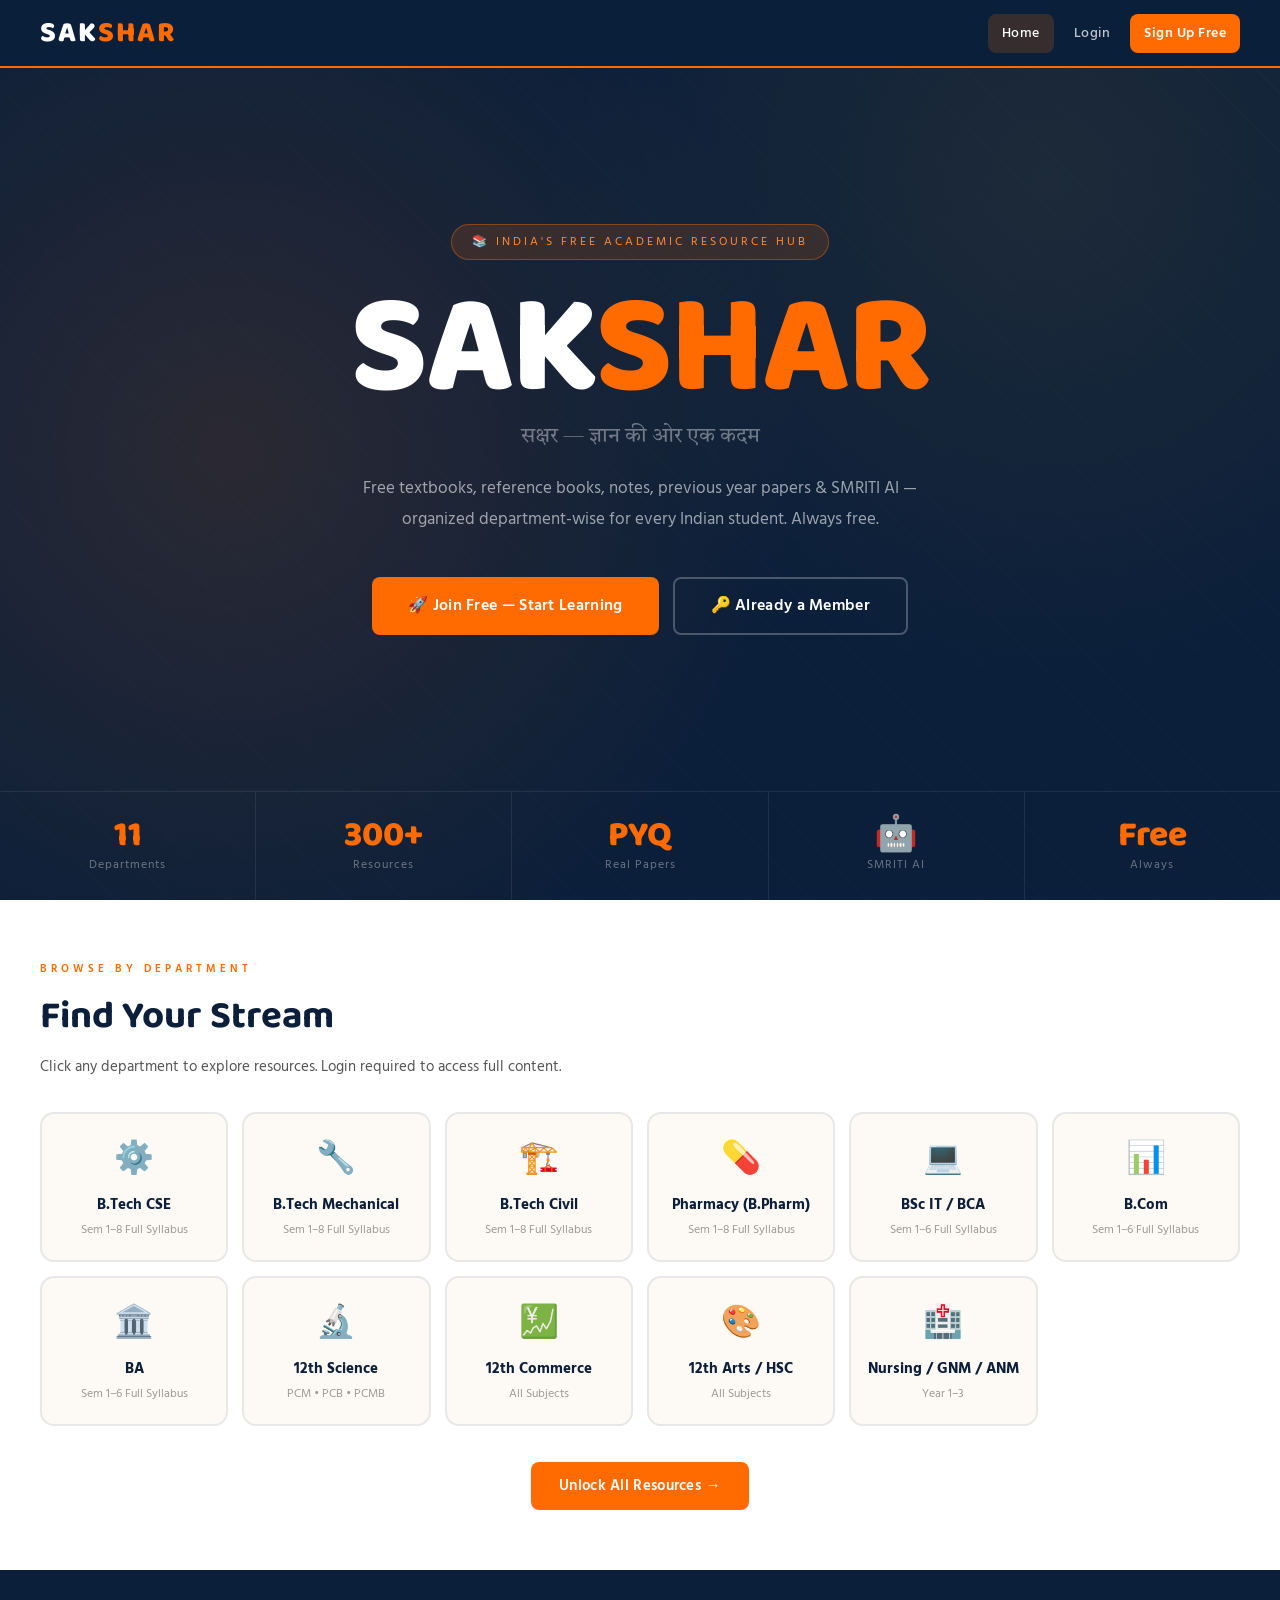
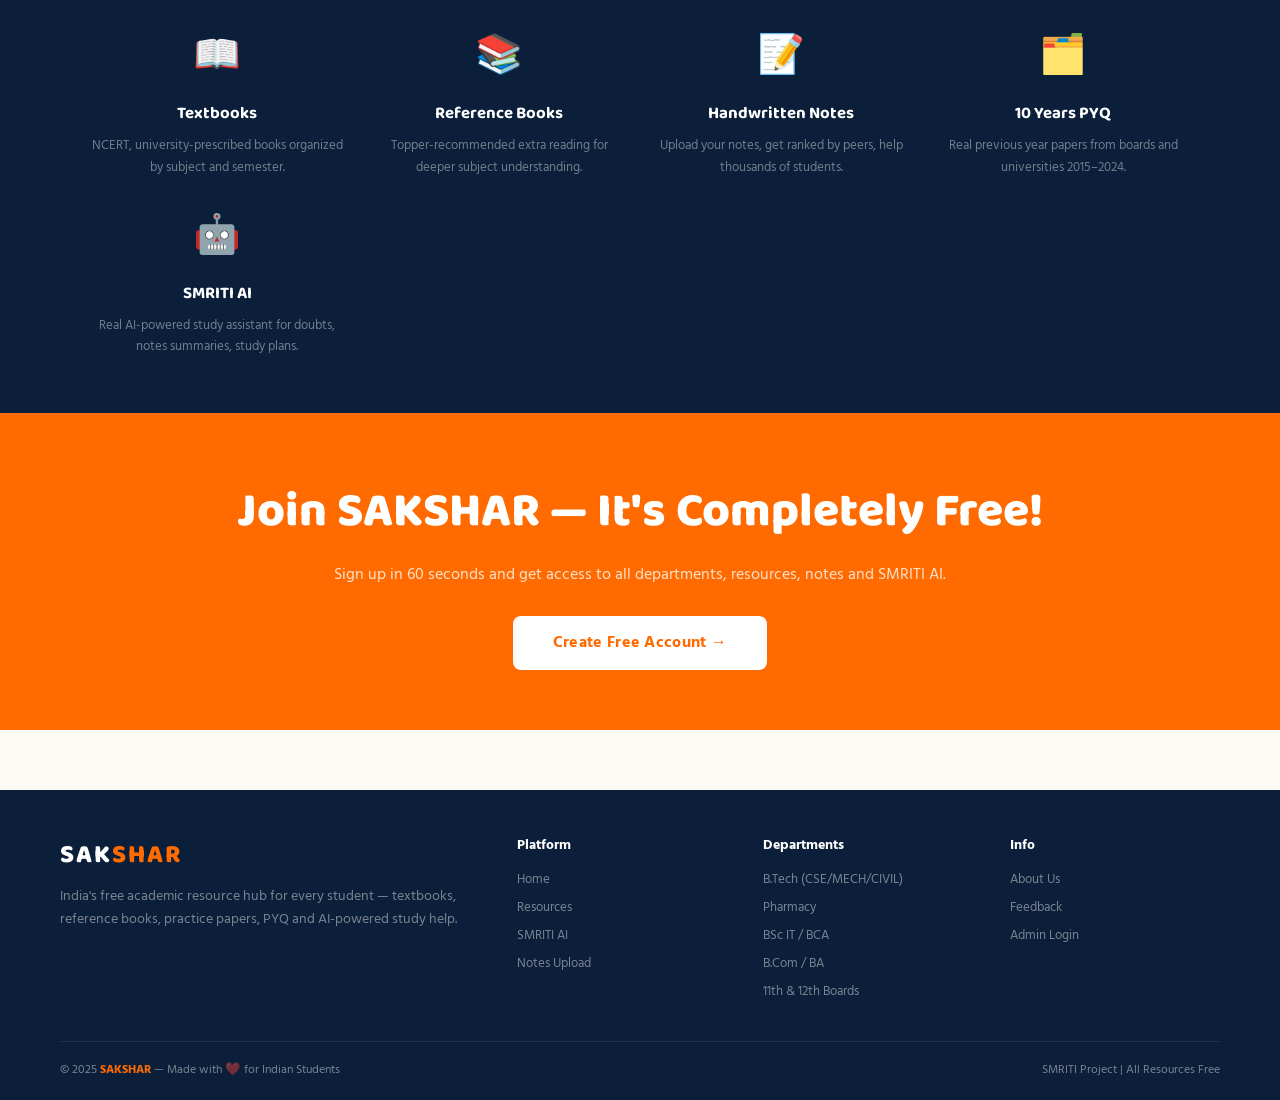
<file: index.html>
<!DOCTYPE html>
<html lang="en">
<head>
<meta charset="UTF-8"><meta name="viewport" content="width=device-width,initial-scale=1.0">
<title>SAKSHAR — India's Free Academic Resource Hub</title>
<link rel="stylesheet" href="shared.css">
<style>
.hero{min-height:100vh;background:var(--navy);display:flex;flex-direction:column;position:relative;overflow:hidden;padding-top:68px}
.hero-bg{position:absolute;inset:0;background:radial-gradient(circle at 18% 50%,rgba(255,107,0,0.13) 0%,transparent 50%),radial-gradient(circle at 82% 20%,rgba(245,166,35,0.08) 0%,transparent 40%),repeating-linear-gradient(45deg,transparent,transparent 40px,rgba(255,255,255,0.015) 40px,rgba(255,255,255,0.015) 41px)}
.hero-center{flex:1;display:flex;align-items:center;justify-content:center;flex-direction:column;text-align:center;padding:60px 40px;position:relative;z-index:2}
.hero-badge{display:inline-flex;align-items:center;gap:8px;background:rgba(255,107,0,0.15);border:1px solid rgba(255,107,0,0.4);color:#FF8C35;font-size:0.75rem;letter-spacing:3px;text-transform:uppercase;padding:7px 20px;border-radius:30px;margin-bottom:26px;animation:fadeDown 0.6s ease both}
.hero-title{font-family:'Baloo 2',cursive;font-size:clamp(4.5rem,11vw,9rem);font-weight:800;color:white;line-height:0.9;letter-spacing:-3px;margin-bottom:10px;animation:fadeDown 0.6s 0.1s ease both}
.hero-title .accent{color:var(--saffron)}
.hero-hindi{font-family:'Tiro Devanagari Hindi',serif;font-size:1.3rem;color:rgba(255,255,255,0.4);margin-bottom:22px;animation:fadeDown 0.6s 0.2s ease both}
.hero-sub{font-size:1.08rem;color:rgba(255,255,255,0.58);max-width:560px;line-height:1.8;margin-bottom:42px;animation:fadeDown 0.6s 0.3s ease both}
.hero-cta{display:flex;gap:14px;flex-wrap:wrap;justify-content:center;animation:fadeDown 0.6s 0.4s ease both}
.hero-stats{display:flex;border-top:1px solid rgba(255,255,255,0.08);animation:fadeDown 0.6s 0.5s ease both}
.hs{flex:1;text-align:center;padding:26px 16px;border-right:1px solid rgba(255,255,255,0.08)}
.hs:last-child{border-right:none}
.hs-num{font-family:'Baloo 2',cursive;font-size:2.2rem;font-weight:800;color:var(--saffron);line-height:1}
.hs-label{font-size:0.72rem;color:rgba(255,255,255,0.38);letter-spacing:1px;margin-top:3px}
.dept-grid{display:grid;grid-template-columns:repeat(auto-fill,minmax(185px,1fr));gap:14px;margin-top:32px}
.dept-chip{background:var(--cream);border:2px solid var(--gray-200);border-radius:var(--radius);padding:20px 16px;text-align:center;cursor:pointer;transition:all 0.25s;text-decoration:none;display:block}
.dept-chip:hover{border-color:var(--saffron);background:var(--saffron-pale);transform:translateY(-3px);box-shadow:var(--shadow)}
.dept-icon{font-size:2rem;margin-bottom:8px;display:block}
.dept-name{font-weight:700;font-size:0.92rem;color:var(--navy)}
.dept-sub{font-size:0.75rem;color:var(--gray-400);margin-top:3px}
.feature-strip{background:var(--navy);padding:56px 40px}
.features{max-width:1100px;margin:0 auto;display:grid;grid-template-columns:repeat(auto-fill,minmax(200px,1fr));gap:28px}
.feat{text-align:center;color:white}
.feat-icon{font-size:2.4rem;margin-bottom:12px}
.feat-title{font-family:'Baloo 2',cursive;font-size:1.05rem;font-weight:700;margin-bottom:8px}
.feat-desc{font-size:0.83rem;color:rgba(255,255,255,0.42);line-height:1.6}
.cta-strip{background:var(--saffron);padding:60px 40px;text-align:center}
@keyframes fadeDown{from{opacity:0;transform:translateY(-18px)}to{opacity:1;transform:translateY(0)}}
</style>
</head>
<body>
<nav class="navbar">
  <a href="index.html" class="nav-logo">SAK<span>SHAR</span></a>
  <div id="main-nav-links" class="nav-links"></div>
</nav>

<section class="hero">
  <div class="hero-bg"></div>
  <div class="hero-center">
    <div class="hero-badge">📚 India's Free Academic Resource Hub</div>
    <h1 class="hero-title">SAK<span class="accent">SHAR</span></h1>
    <div class="hero-hindi">सक्षर — ज्ञान की ओर एक कदम</div>
    <p class="hero-sub">Free textbooks, reference books, notes, previous year papers & SMRITI AI — organized department-wise for every Indian student. Always free.</p>
    <div class="hero-cta">
      <a href="signup.html" class="btn btn-saffron" style="font-size:1rem;padding:14px 36px">🚀 Join Free — Start Learning</a>
      <a href="login.html" class="btn btn-outline" style="font-size:1rem;padding:14px 36px;border-color:rgba(255,255,255,0.25);color:white">🔑 Already a Member</a>
    </div>
  </div>
  <div class="hero-stats">
    <div class="hs"><div class="hs-num">11</div><div class="hs-label">Departments</div></div>
    <div class="hs"><div class="hs-num">300+</div><div class="hs-label">Resources</div></div>
    <div class="hs"><div class="hs-num">PYQ</div><div class="hs-label">Real Papers</div></div>
    <div class="hs"><div class="hs-num">🤖</div><div class="hs-label">SMRITI AI</div></div>
    <div class="hs"><div class="hs-num">Free</div><div class="hs-label">Always</div></div>
  </div>
</section>

<section style="background:white;padding:60px 40px">
  <div style="max-width:1200px;margin:0 auto">
    <div class="section-tag reveal">Browse by Department</div>
    <h2 class="section-heading reveal">Find Your Stream</h2>
    <p class="section-sub reveal">Click any department to explore resources. Login required to access full content.</p>
    <div class="dept-grid">
      <a href="signup.html" class="dept-chip reveal"><span class="dept-icon">⚙️</span><div class="dept-name">B.Tech CSE</div><div class="dept-sub">Sem 1–8 Full Syllabus</div></a>
      <a href="signup.html" class="dept-chip reveal"><span class="dept-icon">🔧</span><div class="dept-name">B.Tech Mechanical</div><div class="dept-sub">Sem 1–8 Full Syllabus</div></a>
      <a href="signup.html" class="dept-chip reveal"><span class="dept-icon">🏗️</span><div class="dept-name">B.Tech Civil</div><div class="dept-sub">Sem 1–8 Full Syllabus</div></a>
      <a href="signup.html" class="dept-chip reveal"><span class="dept-icon">💊</span><div class="dept-name">Pharmacy (B.Pharm)</div><div class="dept-sub">Sem 1–8 Full Syllabus</div></a>
      <a href="signup.html" class="dept-chip reveal"><span class="dept-icon">💻</span><div class="dept-name">BSc IT / BCA</div><div class="dept-sub">Sem 1–6 Full Syllabus</div></a>
      <a href="signup.html" class="dept-chip reveal"><span class="dept-icon">📊</span><div class="dept-name">B.Com</div><div class="dept-sub">Sem 1–6 Full Syllabus</div></a>
      <a href="signup.html" class="dept-chip reveal"><span class="dept-icon">🏛️</span><div class="dept-name">BA</div><div class="dept-sub">Sem 1–6 Full Syllabus</div></a>
      <a href="signup.html" class="dept-chip reveal"><span class="dept-icon">🔬</span><div class="dept-name">12th Science</div><div class="dept-sub">PCM • PCB • PCMB</div></a>
      <a href="signup.html" class="dept-chip reveal"><span class="dept-icon">💹</span><div class="dept-name">12th Commerce</div><div class="dept-sub">All Subjects</div></a>
      <a href="signup.html" class="dept-chip reveal"><span class="dept-icon">🎨</span><div class="dept-name">12th Arts / HSC</div><div class="dept-sub">All Subjects</div></a>
      <a href="signup.html" class="dept-chip reveal"><span class="dept-icon">🏥</span><div class="dept-name">Nursing / GNM / ANM</div><div class="dept-sub">Year 1–3</div></a>
    </div>
    <div style="text-align:center;margin-top:36px">
      <a href="signup.html" class="btn btn-saffron">Unlock All Resources →</a>
    </div>
  </div>
</section>

<div class="feature-strip">
  <div class="features">
    <div class="feat reveal"><div class="feat-icon">📖</div><div class="feat-title">Textbooks</div><div class="feat-desc">NCERT, university-prescribed books organized by subject and semester.</div></div>
    <div class="feat reveal"><div class="feat-icon">📚</div><div class="feat-title">Reference Books</div><div class="feat-desc">Topper-recommended extra reading for deeper subject understanding.</div></div>
    <div class="feat reveal"><div class="feat-icon">📝</div><div class="feat-title">Handwritten Notes</div><div class="feat-desc">Upload your notes, get ranked by peers, help thousands of students.</div></div>
    <div class="feat reveal"><div class="feat-icon">🗂️</div><div class="feat-title">10 Years PYQ</div><div class="feat-desc">Real previous year papers from boards and universities 2015–2024.</div></div>
    <div class="feat reveal"><div class="feat-icon">🤖</div><div class="feat-title">SMRITI AI</div><div class="feat-desc">Real AI-powered study assistant for doubts, notes summaries, study plans.</div></div>
  </div>
</div>

<div class="cta-strip">
  <h2 style="font-family:'Baloo 2',cursive;font-size:clamp(1.8rem,4vw,3rem);font-weight:800;color:white;margin-bottom:12px">Join SAKSHAR — It's Completely Free!</h2>
  <p style="color:rgba(255,255,255,0.8);margin-bottom:28px;font-size:1rem">Sign up in 60 seconds and get access to all departments, resources, notes and SMRITI AI.</p>
  <a href="signup.html" class="btn" style="background:white;color:var(--saffron);font-size:1rem;padding:14px 40px;font-weight:700">Create Free Account →</a>
</div>

<footer class="main-footer"><div id="main-footer"></div></footer>
<script src="shared.js"></script>
<script>
renderNav('home');
renderFooter();
initReveal();
</script>
</body>
</html>
</file>
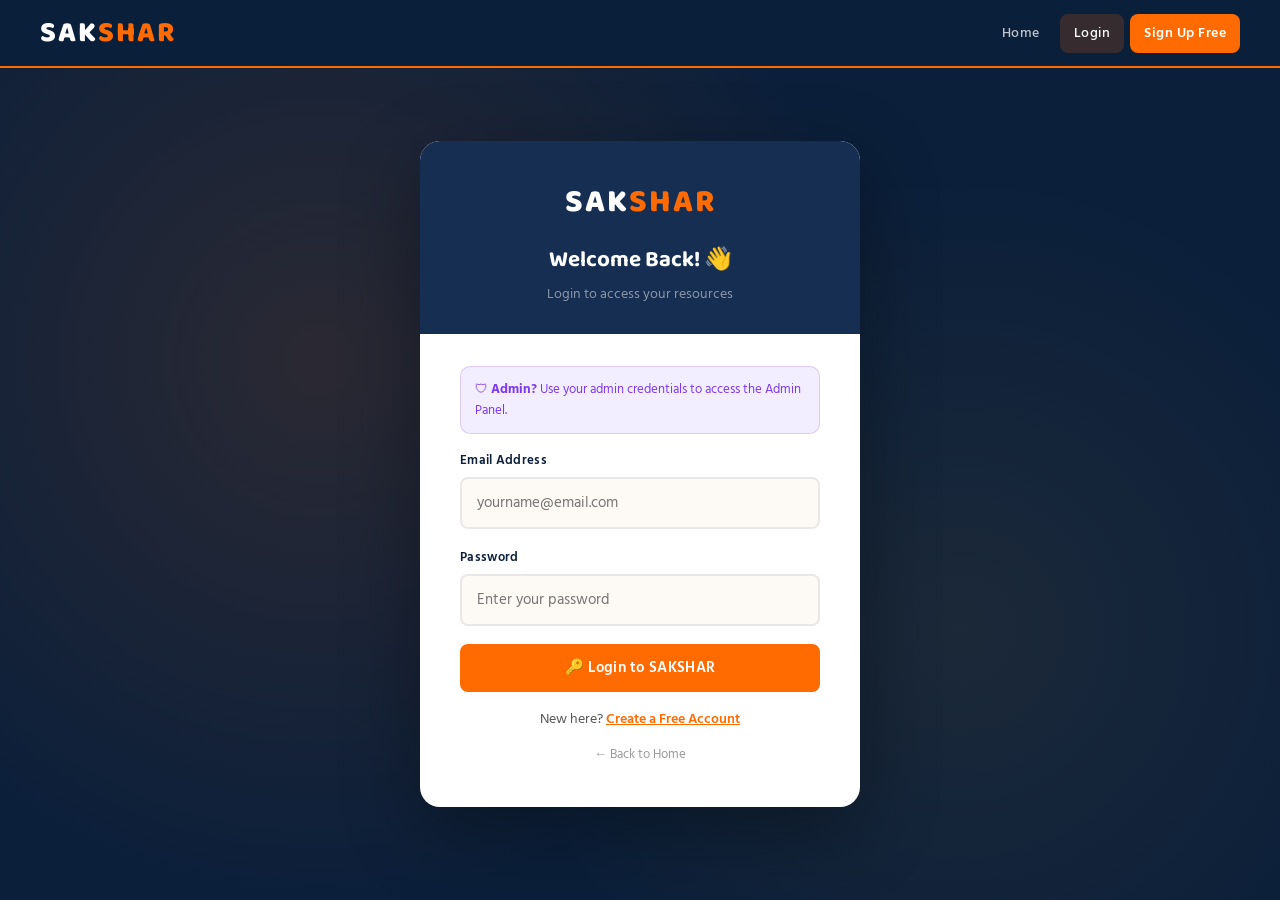
<file: admin.html>
<!DOCTYPE html>
<html lang="en">
<head>
<meta charset="UTF-8"><meta name="viewport" content="width=device-width,initial-scale=1.0">
<title>Admin Panel — SAKSHAR</title>
<link rel="stylesheet" href="shared.css">
<style>
.admin-layout{display:flex;min-height:calc(100vh - 68px)}
.admin-sidebar{width:220px;flex-shrink:0;background:var(--navy);padding:24px 0}
.admin-menu-title{font-size:0.65rem;letter-spacing:3px;text-transform:uppercase;color:rgba(255,255,255,0.3);padding:8px 20px;font-weight:700}
.admin-menu-btn{width:100%;text-align:left;padding:12px 20px;border:none;background:none;color:rgba(255,255,255,0.6);font-family:'Hind',sans-serif;font-size:0.88rem;cursor:pointer;transition:all 0.15s;display:flex;align-items:center;gap:10px;border-left:3px solid transparent}
.admin-menu-btn:hover,.admin-menu-btn.active{background:rgba(255,107,0,0.15);color:white;border-left-color:var(--saffron)}
.admin-main{flex:1;background:var(--gray-100);padding:32px;overflow-y:auto}
.admin-section{display:none}
.admin-section.active{display:block}
.admin-card{background:white;border-radius:var(--radius);padding:24px;box-shadow:var(--shadow);margin-bottom:20px}
.admin-stat-grid{display:grid;grid-template-columns:repeat(4,1fr);gap:16px;margin-bottom:24px}
.admin-stat{background:white;border-radius:var(--radius);padding:20px;text-align:center;box-shadow:var(--shadow)}
.ast-num{font-family:'Baloo 2',cursive;font-size:2.2rem;font-weight:800;color:var(--saffron);line-height:1}
.ast-label{font-size:0.78rem;color:var(--gray-400);margin-top:4px}
.data-table{width:100%;border-collapse:collapse;font-size:0.85rem}
.data-table th{background:var(--navy);color:rgba(255,255,255,0.7);padding:10px 12px;text-align:left;font-size:0.75rem;letter-spacing:1px;text-transform:uppercase;white-space:nowrap}
.data-table td{padding:11px 12px;border-bottom:1px solid var(--gray-100);vertical-align:middle}
.data-table tr:hover td{background:var(--saffron-pale)}
.data-table tr:last-child td{border-bottom:none}
.user-chip{display:inline-flex;align-items:center;gap:8px}
.user-chip-av{width:30px;height:30px;border-radius:50%;display:flex;align-items:center;justify-content:center;color:white;font-weight:800;font-size:0.82rem;font-family:'Baloo 2',cursive;flex-shrink:0}
.status-badge{font-size:0.7rem;padding:3px 8px;border-radius:12px;font-weight:700}
.status-verified{background:#EDFAF2;color:#059669}
.status-pending{background:#FFF3E8;color:#D97706}
.search-filters{display:flex;gap:12px;margin-bottom:20px;flex-wrap:wrap}
.admin-table-wrap{overflow-x:auto;border-radius:10px;border:1px solid var(--gray-200)}
.view-btn{padding:5px 12px;border-radius:6px;font-size:0.75rem;font-weight:600;border:none;cursor:pointer;font-family:'Hind',sans-serif;transition:all 0.15s}
.view-btn.blue{background:#EBF3FF;color:#2563EB}
.view-btn.blue:hover{background:#2563EB;color:white}
.view-btn.red{background:#FFEEEE;color:#DC2626}
.view-btn.red:hover{background:#DC2626;color:white}
.feedback-card{background:white;border-radius:12px;padding:18px;border:1.5px solid var(--gray-200);margin-bottom:12px}
.fb-header{display:flex;align-items:center;gap:12px;margin-bottom:10px}
.fb-stars{color:#F5A623;font-size:1rem}
.fb-body{font-size:0.88rem;color:var(--gray-600);line-height:1.6}
.export-btn{margin-left:auto}
@media(max-width:900px){.admin-layout{flex-direction:column}.admin-sidebar{width:100%;padding:12px 0;display:flex;overflow-x:auto}.admin-stat-grid{grid-template-columns:repeat(2,1fr)}}
</style>
</head>
<body>
<nav class="navbar">
  <a href="index.html" class="nav-logo">SAK<span>SHAR</span></a>
  <div id="main-nav-links" class="nav-links"></div>
</nav>
<div class="page-wrap">
  <div class="page-band" data-bg="ADMIN" style="background:linear-gradient(135deg,#1a0533,#2d1b69)">
    <div class="page-band-title">🛡 Admin Control Panel</div>
    <div class="page-band-sub">Manage students, resources, notes, and platform data</div>
  </div>

  <div class="admin-layout">

    <div class="admin-sidebar">
      <div class="admin-menu-title">Navigation</div>
      <button class="admin-menu-btn active" onclick="adminTab('overview',this)">📊 Overview</button>
      <button class="admin-menu-btn" onclick="adminTab('students',this)">👨‍🎓 All Students</button>
      <button class="admin-menu-btn" onclick="adminTab('pending',this)">⏳ Pending Verifications</button>
      <button class="admin-menu-btn" onclick="adminTab('notes',this)">📝 Uploaded Notes</button>
      <button class="admin-menu-btn" onclick="adminTab('feedback',this)">💬 Feedback</button>
      <div style="margin-top:24px">
        <div class="admin-menu-title">Admin Info</div>
        <div style="padding:12px 20px;font-size:0.8rem;color:rgba(255,255,255,0.35);line-height:1.7">
          Logged in as:<br><span style="color:white;font-weight:600">Admin SAKSHAR</span><br>
          <span style="font-size:0.72rem">admin@sakshar.edu</span>
        </div>
      </div>
    </div>

  
    <div class="admin-main">

      <div class="admin-section active" id="sec-overview">
        <h2 style="font-family:'Baloo 2',cursive;font-size:1.6rem;font-weight:800;color:var(--navy);margin-bottom:20px">Platform Overview</h2>
        <div class="admin-stat-grid">
          <div class="admin-stat"><div class="ast-num" id="stat-total">0</div><div class="ast-label">Total Students</div></div>
          <div class="admin-stat"><div class="ast-num" id="stat-verified">0</div><div class="ast-label">Email Verified</div></div>
          <div class="admin-stat"><div class="ast-num" id="stat-notes">0</div><div class="ast-label">Notes Uploaded</div></div>
          <div class="admin-stat"><div class="ast-num" id="stat-depts">11</div><div class="ast-label">Departments</div></div>
        </div>
        <div class="admin-card">
          <h3 style="font-family:'Baloo 2',cursive;font-size:1.2rem;font-weight:700;color:var(--navy);margin-bottom:16px">Department Distribution</h3>
          <div id="dept-dist"></div>
        </div>
        <div class="admin-card">
          <h3 style="font-family:'Baloo 2',cursive;font-size:1.2rem;font-weight:700;color:var(--navy);margin-bottom:16px">Recent Registrations</h3>
          <div id="recent-regs"></div>
        </div>
      </div>

   
      <div class="admin-section" id="sec-students">
        <div style="display:flex;align-items:center;margin-bottom:20px">
          <h2 style="font-family:'Baloo 2',cursive;font-size:1.6rem;font-weight:800;color:var(--navy)">All Registered Students</h2>
          <button class="btn btn-saffron export-btn" style="font-size:0.82rem;padding:8px 18px" onclick="exportCSV()">📥 Export CSV</button>
        </div>
        <div class="search-filters">
          <input type="text" class="form-input" id="admin-search" placeholder="🔍 Search by name, email, college..." style="max-width:280px" oninput="renderStudentTable()">
          <select class="form-select" id="admin-filter-dept" style="width:180px" onchange="renderStudentTable()">
            <option value="">All Departments</option>
          </select>
          <select class="form-select" id="admin-filter-state" style="width:160px" onchange="renderStudentTable()">
            <option value="">All States</option>
          </select>
        </div>
        <div class="admin-table-wrap">
          <table class="data-table" id="student-table">
            <thead>
              <tr>
                <th>#</th><th>Student</th><th>Email</th><th>Mobile</th>
                <th>Department</th><th>College</th><th>UID/Roll No</th>
                <th>State</th><th>Year</th><th>Joined</th><th>ID Card</th><th>Action</th>
              </tr>
            </thead>
            <tbody id="student-tbody"></tbody>
          </table>
        </div>
      </div>

  
      <div class="admin-section" id="sec-pending">
        <h2 style="font-family:'Baloo 2',cursive;font-size:1.6rem;font-weight:800;color:var(--navy);margin-bottom:20px">Pending Verifications</h2>
        <div id="pending-list"></div>
      </div>

      <div class="admin-section" id="sec-notes">
        <h2 style="font-family:'Baloo 2',cursive;font-size:1.6rem;font-weight:800;color:var(--navy);margin-bottom:20px">All Uploaded Notes</h2>
        <div class="admin-table-wrap">
          <table class="data-table">
            <thead><tr><th>#</th><th>Title</th><th>Author</th><th>Department</th><th>Type</th><th>Rating</th><th>Downloads</th><th>Action</th></tr></thead>
            <tbody id="notes-tbody"></tbody>
          </table>
        </div>
      </div>

      <div class="admin-section" id="sec-feedback">
        <h2 style="font-family:'Baloo 2',cursive;font-size:1.6rem;font-weight:800;color:var(--navy);margin-bottom:20px">Student Feedback</h2>
        <div id="feedback-list"></div>
      </div>
    </div>
  </div>
</div>

<div class="modal-overlay" id="sakshar-modal" onclick="if(event.target===this)closeModal()">
  <div class="modal-box" style="max-width:600px">
    <div class="modal-header"><div class="modal-title" id="modal-title">Student Details</div><button class="modal-close" onclick="closeModal()">✕</button></div>
    <div class="modal-body" id="modal-body"></div>
    <div class="modal-footer"><button class="btn btn-saffron" onclick="closeModal()">Close</button></div>
  </div>
</div>

<script src="shared.js"></script>
<script>
if(!requireAdmin()){}
renderNav('admin');

const AVATAR_COLORS=['#FF6B00','#2563EB','#059669','#7C3AED','#DB2777','#0891B2','#65A30D','#D97706'];

function adminTab(sec,btn){
  document.querySelectorAll('.admin-menu-btn').forEach(b=>b.classList.remove('active'));
  document.querySelectorAll('.admin-section').forEach(s=>s.classList.remove('active'));
  btn.classList.add('active');
  document.getElementById('sec-'+sec).classList.add('active');
  if(sec==='overview')renderOverview();
  if(sec==='students')renderStudentTable();
  if(sec==='pending')renderPending();
  if(sec==='notes')renderAdminNotes();
  if(sec==='feedback')renderFeedback();
}

function getStudents(){return getUsers().filter(u=>u.email!==ADMIN_EMAIL);}

function renderOverview(){
  const students=getStudents();
  const notes=JSON.parse(localStorage.getItem('sakshar_notes')||'[]');
  document.getElementById('stat-total').textContent=students.length;
  document.getElementById('stat-verified').textContent=students.filter(s=>s.emailVerified).length;
  document.getElementById('stat-notes').textContent=notes.length;

  const deptCount={};
  students.forEach(s=>{deptCount[s.dept]=(deptCount[s.dept]||0)+1;});
  const el=document.getElementById('dept-dist');
  if(!Object.keys(deptCount).length){el.innerHTML='<p style="color:var(--gray-400)">No students registered yet.</p>';return;}
  el.innerHTML=Object.entries(deptCount).sort((a,b)=>b[1]-a[1]).map(([id,count])=>{
    const dept=DEPT_LIST.find(d=>d.id===id);
    const pct=Math.round(count/students.length*100);
    return`<div style="display:flex;align-items:center;gap:12px;margin-bottom:10px">
      <div style="width:120px;font-size:0.82rem;color:var(--navy);font-weight:600;flex-shrink:0">${dept?dept.icon+' '+dept.label:id}</div>
      <div style="flex:1;height:10px;background:var(--gray-100);border-radius:5px;overflow:hidden">
        <div style="height:100%;background:var(--saffron);border-radius:5px;width:${pct}%;transition:width 0.8s"></div>
      </div>
      <div style="font-size:0.8rem;font-weight:700;color:var(--navy);width:40px;text-align:right">${count}</div>
    </div>`;
  }).join('');

  const recent=students.slice(-5).reverse();
  document.getElementById('recent-regs').innerHTML=recent.length?recent.map(s=>`
    <div style="display:flex;align-items:center;gap:12px;padding:10px 0;border-bottom:1px solid var(--gray-100)">
      <div style="width:36px;height:36px;border-radius:50%;background:${AVATAR_COLORS[Math.abs(s.fname.charCodeAt(0))%AVATAR_COLORS.length]};display:flex;align-items:center;justify-content:center;color:white;font-weight:800;font-family:'Baloo 2',cursive;font-size:0.9rem">${s.fname[0]}</div>
      <div style="flex:1">
        <div style="font-weight:700;font-size:0.9rem;color:var(--navy)">${s.fname} ${s.lname}</div>
        <div style="font-size:0.75rem;color:var(--gray-400)">${s.college||'College not provided'} • ${s.state||''}</div>
      </div>
      <div style="font-size:0.75rem;color:var(--gray-400)">${s.joinDate||'Recently'}</div>
    </div>`).join('')
    :'<p style="color:var(--gray-400)">No students yet.</p>';
}

function populateFilters(){
  const deptEl=document.getElementById('admin-filter-dept');
  if(deptEl&&deptEl.options.length===1){
    DEPT_LIST.forEach(d=>{const o=document.createElement('option');o.value=d.id;o.textContent=d.label;deptEl.appendChild(o);});
  }
  const stateEl=document.getElementById('admin-filter-state');
  if(stateEl&&stateEl.options.length===1){
    const students=getStudents();
    const states=[...new Set(students.map(s=>s.state).filter(Boolean))];
    states.forEach(st=>{const o=document.createElement('option');o.value=st;o.textContent=st;stateEl.appendChild(o);});
  }
}

function renderStudentTable(){
  populateFilters();
  const students=getStudents();
  const search=(document.getElementById('admin-search')?.value||'').toLowerCase();
  const deptF=document.getElementById('admin-filter-dept')?.value||'';
  const stateF=document.getElementById('admin-filter-state')?.value||'';

  let filtered=students;
  if(search)filtered=filtered.filter(s=>(s.fname+' '+s.lname+' '+s.email+' '+s.college+' '+s.uid).toLowerCase().includes(search));
  if(deptF)filtered=filtered.filter(s=>s.dept===deptF);
  if(stateF)filtered=filtered.filter(s=>s.state===stateF);

  const tbody=document.getElementById('student-tbody');
  if(!filtered.length){tbody.innerHTML='<tr><td colspan="12" style="text-align:center;padding:24px;color:var(--gray-400)">No students found.</td></tr>';return;}
  tbody.innerHTML=filtered.map((s,i)=>{
    const dept=DEPT_LIST.find(d=>d.id===s.dept);
    const color=AVATAR_COLORS[Math.abs((s.fname||'S').charCodeAt(0))%AVATAR_COLORS.length];
    return`<tr>
      <td style="color:var(--gray-400);font-size:0.8rem">${i+1}</td>
      <td><div class="user-chip">
        <div class="user-chip-av" style="background:${color}">${(s.fname||'?')[0]}</div>
        <div><div style="font-weight:700;font-size:0.88rem">${s.fname||''} ${s.lname||''}</div>
        <span class="status-badge ${s.emailVerified?'status-verified':'status-pending'}">${s.emailVerified?'✓ Verified':'Pending'}</span></div>
      </div></td>
      <td style="font-size:0.82rem">${s.email||'—'}</td>
      <td style="font-size:0.82rem">${s.mobile||'—'}</td>
      <td><span class="tag tag-blue" style="font-size:0.72rem">${dept?dept.icon+' '+dept.label:s.dept||'—'}</span></td>
      <td style="font-size:0.82rem;max-width:160px;overflow:hidden;text-overflow:ellipsis;white-space:nowrap">${s.college||'—'}</td>
      <td style="font-size:0.82rem">${s.uid||'—'}</td>
      <td style="font-size:0.82rem">${s.state||'—'}</td>
      <td style="font-size:0.82rem">${s.year||'—'}</td>
      <td style="font-size:0.78rem;color:var(--gray-400)">${s.joinDate||'—'}</td>
      <td>${s.idCard&&s.idCard!=='(Not uploaded)'?`<button class="view-btn blue" onclick="viewIDCard(${JSON.stringify(s).replace(/"/g,'&quot;')})">View ID</button>`:'<span style="font-size:0.75rem;color:var(--gray-400)">Not uploaded</span>'}</td>
      <td><button class="view-btn blue" onclick="viewStudent(${JSON.stringify(s).replace(/"/g,'&quot;')})">Details</button></td>
    </tr>`;
  }).join('');
}

function viewStudent(s){
  const dept=DEPT_LIST.find(d=>d.id===s.dept);
  openModal('👤 '+s.fname+' '+s.lname,`
    <div style="display:grid;gap:12px">
      <div style="display:grid;grid-template-columns:1fr 1fr;gap:10px">
        <div style="background:var(--cream);border-radius:8px;padding:12px"><div style="font-size:0.7rem;color:var(--gray-400);margin-bottom:2px">FULL NAME</div><div style="font-weight:700;font-size:0.92rem">${s.fname} ${s.lname}</div></div>
        <div style="background:var(--cream);border-radius:8px;padding:12px"><div style="font-size:0.7rem;color:var(--gray-400);margin-bottom:2px">EMAIL</div><div style="font-weight:700;font-size:0.88rem">${s.email}</div></div>
        <div style="background:var(--cream);border-radius:8px;padding:12px"><div style="font-size:0.7rem;color:var(--gray-400);margin-bottom:2px">MOBILE</div><div style="font-weight:700">${s.mobile||'—'}</div></div>
        <div style="background:var(--cream);border-radius:8px;padding:12px"><div style="font-size:0.7rem;color:var(--gray-400);margin-bottom:2px">DEPARTMENT</div><div style="font-weight:700">${dept?dept.icon+' '+dept.label:s.dept}</div></div>
        <div style="background:var(--cream);border-radius:8px;padding:12px"><div style="font-size:0.7rem;color:var(--gray-400);margin-bottom:2px">COLLEGE / SCHOOL</div><div style="font-weight:700;font-size:0.88rem">${s.college||'—'}</div></div>
        <div style="background:var(--cream);border-radius:8px;padding:12px"><div style="font-size:0.7rem;color:var(--gray-400);margin-bottom:2px">UID / ROLL NO</div><div style="font-weight:700">${s.uid||'—'}</div></div>
        <div style="background:var(--cream);border-radius:8px;padding:12px"><div style="font-size:0.7rem;color:var(--gray-400);margin-bottom:2px">STATE</div><div style="font-weight:700">${s.state||'—'}</div></div>
        <div style="background:var(--cream);border-radius:8px;padding:12px"><div style="font-size:0.7rem;color:var(--gray-400);margin-bottom:2px">CITY</div><div style="font-weight:700">${s.city||'—'}</div></div>
        <div style="background:var(--cream);border-radius:8px;padding:12px"><div style="font-size:0.7rem;color:var(--gray-400);margin-bottom:2px">YEAR / SEM</div><div style="font-weight:700">${s.year||'—'}</div></div>
        <div style="background:var(--cream);border-radius:8px;padding:12px"><div style="font-size:0.7rem;color:var(--gray-400);margin-bottom:2px">JOINED</div><div style="font-weight:700">${s.joinDate||'—'}</div></div>
      </div>
      <div style="background:${s.emailVerified?'#EDFAF2':'#FFF3E8'};border-radius:8px;padding:12px">
        <span class="status-badge ${s.emailVerified?'status-verified':'status-pending'}" style="font-size:0.82rem">${s.emailVerified?'✓ Email Verified':'⏳ Email Pending Verification'}</span>
      </div>
      ${s.idCard&&s.idCard!=='(Not uploaded)'&&s.idCard.startsWith('data:image')?`<div><div style="font-size:0.7rem;color:var(--gray-400);margin-bottom:6px;text-transform:uppercase;letter-spacing:1px">ID CARD</div><img src="${s.idCard}" style="max-width:100%;border-radius:8px;border:2px solid var(--gray-200)"></div>`:''}
    </div>
  `);
}

function viewIDCard(s){
  if(s.idCard&&s.idCard.startsWith('data:image')){
    openModal('🪪 ID Card — '+s.fname+' '+s.lname,`<img src="${s.idCard}" style="max-width:100%;border-radius:8px">`);
  }else{
    showToast('No image ID card uploaded','warn');
  }
}

function renderPending(){
  const students=getStudents().filter(s=>!s.emailVerified);
  const el=document.getElementById('pending-list');
  if(!students.length){el.innerHTML='<div style="background:white;border-radius:12px;padding:32px;text-align:center;color:var(--gray-400)"><div style="font-size:2rem;margin-bottom:10px">✅</div>No pending verifications!</div>';return;}
  el.innerHTML=students.map(s=>{
    const dept=DEPT_LIST.find(d=>d.id===s.dept);
    return`<div class="admin-card" style="display:flex;align-items:center;gap:16px">
      <div style="width:48px;height:48px;border-radius:50%;background:var(--saffron);display:flex;align-items:center;justify-content:center;color:white;font-weight:800;font-family:'Baloo 2',cursive;font-size:1.1rem;flex-shrink:0">${(s.fname||'?')[0]}</div>
      <div style="flex:1">
        <div style="font-weight:700;color:var(--navy)">${s.fname} ${s.lname}</div>
        <div style="font-size:0.82rem;color:var(--gray-400)">${s.email} • ${s.college||'College not provided'}</div>
        <div style="margin-top:4px"><span class="tag tag-orange">⏳ Email Not Verified</span> ${dept?`<span class="tag tag-blue" style="margin-left:6px">${dept.label}</span>`:''}</div>
      </div>
      <div style="display:flex;gap:8px">
        <button class="view-btn blue" onclick="verifyStudent('${s.email}')">✓ Verify</button>
        <button class="view-btn blue" onclick="viewStudent(${JSON.stringify(s).replace(/"/g,'&quot;')})">View</button>
      </div>
    </div>`;
  }).join('');
}

function verifyStudent(email){
  const users=getUsers();
  const user=users.find(u=>u.email===email);
  if(user){user.emailVerified=true;saveUsers(users);showToast('✅ '+email+' verified!');}
  renderPending();
}

function renderAdminNotes(){
  const notes=JSON.parse(localStorage.getItem('sakshar_notes')||'[]');
  const tbody=document.getElementById('notes-tbody');
  if(!notes.length){tbody.innerHTML='<tr><td colspan="8" style="text-align:center;padding:24px;color:var(--gray-400)">No notes uploaded yet.</td></tr>';return;}
  tbody.innerHTML=notes.map((n,i)=>{
    const dept=DEPT_LIST.find(d=>d.id===n.dept);
    return`<tr>
      <td style="color:var(--gray-400)">${i+1}</td>
      <td style="font-weight:700;font-size:0.88rem;max-width:200px;overflow:hidden;text-overflow:ellipsis;white-space:nowrap">${n.title}</td>
      <td style="font-size:0.85rem">${n.author}</td>
      <td><span class="tag tag-blue" style="font-size:0.7rem">${dept?dept.label:n.dept}</span></td>
      <td style="font-size:0.8rem">${n.type}</td>
      <td style="color:#F5A623;font-weight:700">⭐ ${n.rating}</td>
      <td style="font-weight:700">${n.downloads}</td>
      <td><button class="view-btn red" onclick="deleteNote(${n.id})">Delete</button></td>
    </tr>`;
  }).join('');
}

function deleteNote(id){
  if(!confirm('Delete this note?'))return;
  let notes=JSON.parse(localStorage.getItem('sakshar_notes')||'[]');
  notes=notes.filter(n=>n.id!==id);
  localStorage.setItem('sakshar_notes',JSON.stringify(notes));
  showToast('Note deleted');
  renderAdminNotes();
}

function renderFeedback(){
  const feedbacks=JSON.parse(localStorage.getItem('sakshar_feedbacks')||'[]');
  const el=document.getElementById('feedback-list');
  if(!feedbacks.length){el.innerHTML='<div style="background:white;border-radius:12px;padding:32px;text-align:center;color:var(--gray-400)"><div style="font-size:2rem;margin-bottom:10px">💬</div>No feedback submitted yet.</div>';return;}
  el.innerHTML=feedbacks.map(f=>`
    <div class="feedback-card">
      <div class="fb-header">
        <div style="width:38px;height:38px;border-radius:50%;background:var(--saffron);display:flex;align-items:center;justify-content:center;color:white;font-weight:800;font-family:'Baloo 2',cursive">${(f.name||'?')[0]}</div>
        <div style="flex:1">
          <div style="font-weight:700;color:var(--navy)">${f.name}</div>
          <div style="font-size:0.78rem;color:var(--gray-400)">${f.dept} • ${f.category||'General'} • ${f.date||''}</div>
        </div>
        <div class="fb-stars">${'★'.repeat(f.rating||0)}${'☆'.repeat(5-(f.rating||0))}</div>
      </div>
      <div class="fb-body">
        ${f.like?`<div style="margin-bottom:6px"><strong>👍 Liked:</strong> ${f.like}</div>`:''}
        ${f.improve?`<div><strong>💡 Improve:</strong> ${f.improve}</div>`:''}
        ${f.recommend?`<div style="margin-top:6px"><strong>🔁 Recommend:</strong> ${f.recommend}</div>`:''}
      </div>
    </div>`).join('');
}

function exportCSV(){
  const students=getStudents();
  if(!students.length){showToast('No students to export','warn');return;}
  const headers=['#','First Name','Last Name','Email','Mobile','Department','Year/Sem','State','City','College','UID/Roll No','Joined','Email Verified'];
  const rows=students.map((s,i)=>[i+1,s.fname,s.lname,s.email,s.mobile,s.dept,s.year,s.state,s.city,s.college,s.uid,s.joinDate,s.emailVerified?'Yes':'No']);
  const csv=[headers,...rows].map(r=>r.map(c=>`"${c||''}"`).join(',')).join('\n');
  const a=document.createElement('a');
  a.href='data:text/csv;charset=utf-8,'+encodeURIComponent(csv);
  a.download='sakshar_students_'+new Date().toISOString().slice(0,10)+'.csv';
  a.click();
  showToast('📥 CSV exported successfully!');
}

renderOverview();
</script>
</body>
</html>
</file>
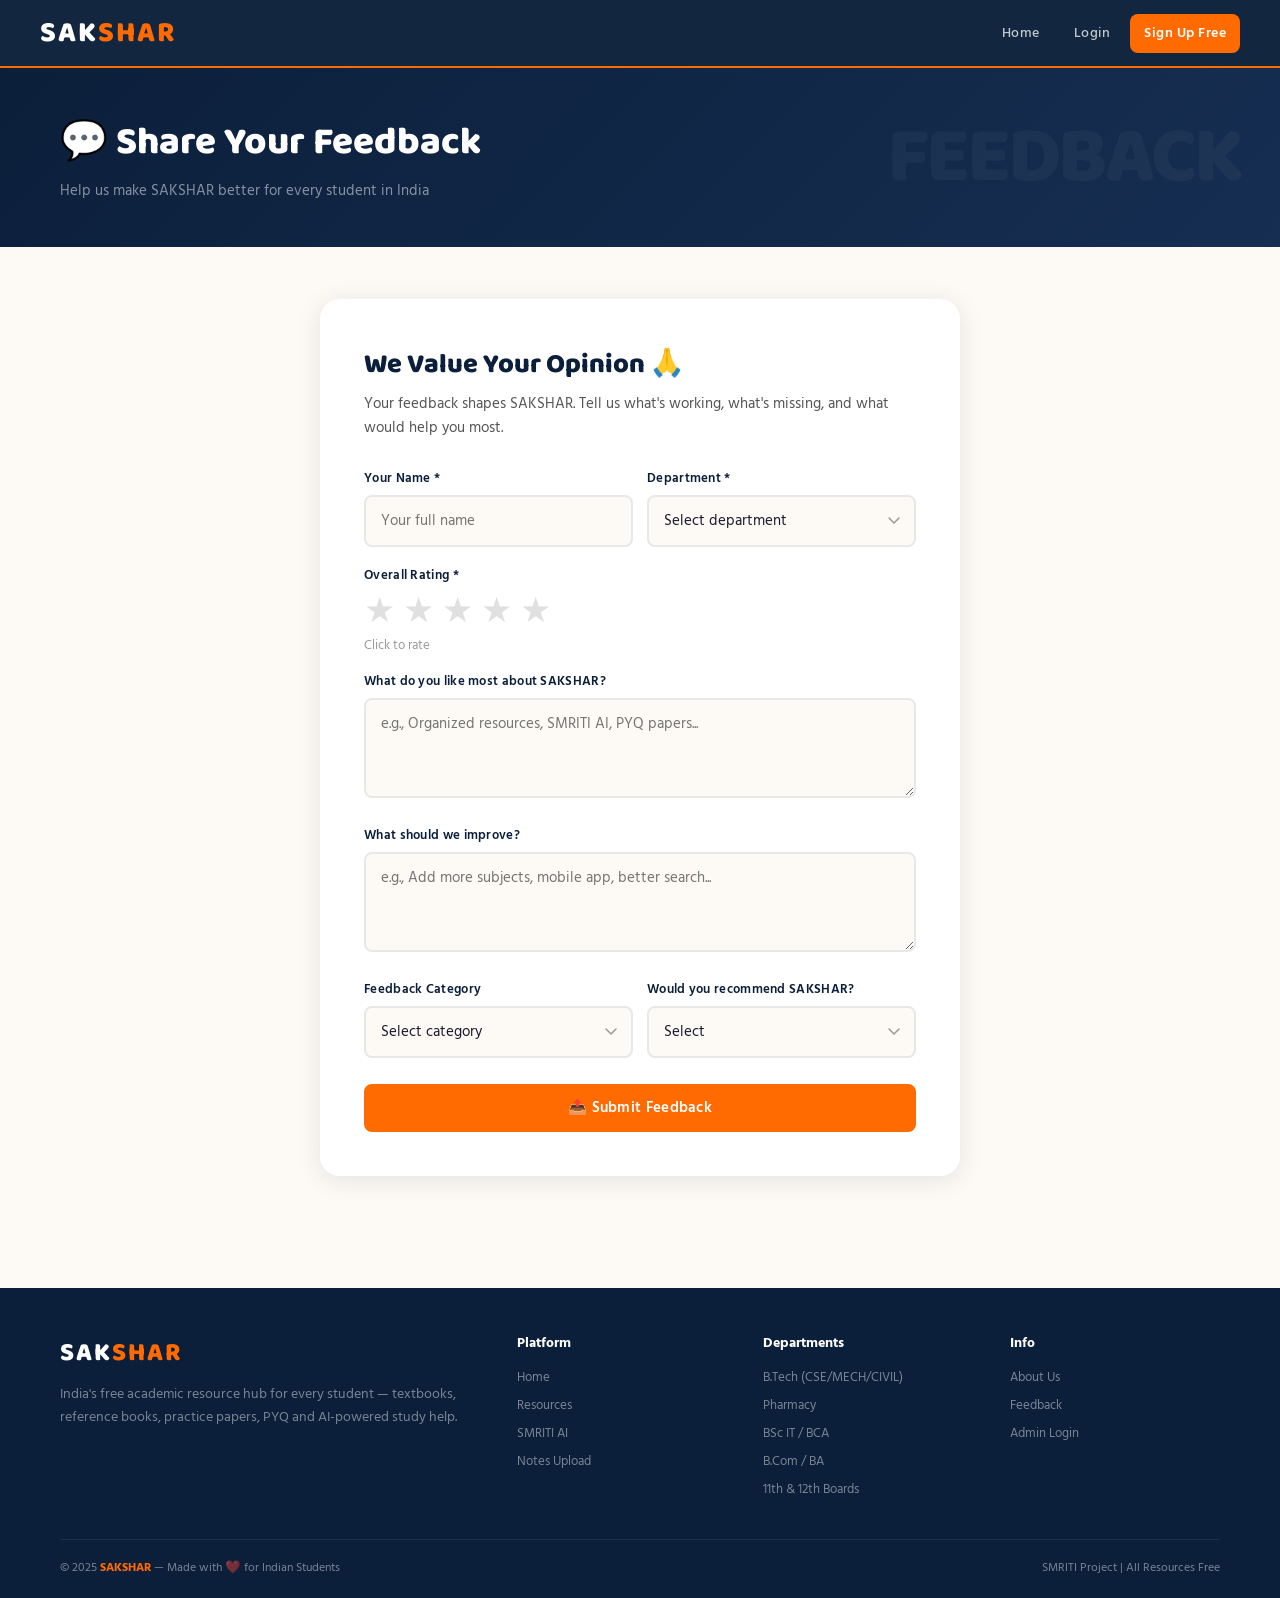
<file: feedback.html>
<!DOCTYPE html>
<html lang="en">
<head>
<meta charset="UTF-8"><meta name="viewport" content="width=device-width,initial-scale=1.0">
<title>Feedback — SAKSHAR</title>
<link rel="stylesheet" href="shared.css">
<style>
.content{padding:52px 60px;max-width:760px;margin:0 auto}
.fb-box{background:white;border-radius:20px;padding:44px;box-shadow:var(--shadow)}
.star-row{display:flex;gap:8px;margin-bottom:8px}
.star-btn{background:none;border:none;font-size:2.2rem;cursor:pointer;color:#E0E0E0;transition:all 0.15s;line-height:1;padding:0}
.star-btn.active{color:#F5A623}
.star-btn:hover{transform:scale(1.2);color:#F5A623}
.rating-label{font-size:0.82rem;color:var(--gray-400);margin-top:4px;height:18px}
.success-screen{display:none;text-align:center;padding:40px}
.success-icon{font-size:4.5rem;margin-bottom:18px}
@media(max-width:900px){.content{padding:32px 20px}}
</style>
</head>
<body>
<nav class="navbar">
  <a href="index.html" class="nav-logo">SAK<span>SHAR</span></a>
  <div id="main-nav-links" class="nav-links"></div>
</nav>
<div class="page-wrap">
  <div class="page-band" data-bg="FEEDBACK">
    <div class="page-band-title">💬 Share Your Feedback</div>
    <div class="page-band-sub">Help us make SAKSHAR better for every student in India</div>
  </div>
  <div class="content">
    <div class="fb-box">
      <!-- FORM -->
      <div id="fb-form">
        <h2 style="font-family:'Baloo 2',cursive;font-size:1.7rem;font-weight:800;color:var(--navy);margin-bottom:6px">We Value Your Opinion 🙏</h2>
        <p style="color:var(--gray-600);font-size:0.93rem;margin-bottom:28px">Your feedback shapes SAKSHAR. Tell us what's working, what's missing, and what would help you most.</p>
        <div class="form-row">
          <div class="form-group"><label class="form-label">Your Name *</label><input type="text" class="form-input" id="fb-name" placeholder="Your full name"></div>
          <div class="form-group">
            <label class="form-label">Department *</label>
            <select class="form-select" id="fb-dept"><option value="">Select department</option></select>
          </div>
        </div>
        <div class="form-group">
          <label class="form-label">Overall Rating *</label>
          <div class="star-row">
            <button class="star-btn" onclick="setRating(1)">★</button>
            <button class="star-btn" onclick="setRating(2)">★</button>
            <button class="star-btn" onclick="setRating(3)">★</button>
            <button class="star-btn" onclick="setRating(4)">★</button>
            <button class="star-btn" onclick="setRating(5)">★</button>
          </div>
          <div class="rating-label" id="rating-label">Click to rate</div>
        </div>
        <div class="form-group">
          <label class="form-label">What do you like most about SAKSHAR?</label>
          <textarea class="form-input" id="fb-like" placeholder="e.g., Organized resources, SMRITI AI, PYQ papers..." rows="3"></textarea>
        </div>
        <div class="form-group">
          <label class="form-label">What should we improve?</label>
          <textarea class="form-input" id="fb-improve" placeholder="e.g., Add more subjects, mobile app, better search..." rows="3"></textarea>
        </div>
        <div class="form-row">
          <div class="form-group">
            <label class="form-label">Feedback Category</label>
            <select class="form-select" id="fb-category">
              <option value="">Select category</option>
              <option>Resources Quality</option>
              <option>Website Design</option>
              <option>SMRITI AI Feature</option>
              <option>Missing Subjects/Departments</option>
              <option>Technical Bug</option>
              <option>General Suggestion</option>
            </select>
          </div>
          <div class="form-group">
            <label class="form-label">Would you recommend SAKSHAR?</label>
            <select class="form-select" id="fb-recommend">
              <option value="">Select</option>
              <option value="yes">Yes, definitely! 👍</option>
              <option value="maybe">Maybe</option>
              <option value="not-yet">Not yet</option>
            </select>
          </div>
        </div>
        <button class="btn btn-saffron btn-full" onclick="submitFeedback()" style="margin-top:8px">📤 Submit Feedback</button>
      </div>
      <!-- SUCCESS -->
      <div class="success-screen" id="fb-success">
        <div class="success-icon">🎉</div>
        <h2 style="font-family:'Baloo 2',cursive;font-size:1.8rem;font-weight:800;color:var(--navy);margin-bottom:10px">Thank You!</h2>
        <p style="color:var(--gray-600);line-height:1.7;margin-bottom:24px">Your feedback has been recorded and sent to our team. It truly helps us make SAKSHAR better for every student in India. We appreciate it deeply! 🙏</p>
        <a href="dashboard.html" class="btn btn-saffron">Back to Dashboard</a>
      </div>
    </div>
  </div>
</div>
<footer class="main-footer"><div id="main-footer"></div></footer>
<script src="shared.js"></script>
<script>
renderNav('feedback');
renderFooter();

// Populate dept
const deptEl=document.getElementById('fb-dept');
DEPT_LIST.forEach(d=>{const o=document.createElement('option');o.value=d.id;o.textContent=d.label;deptEl.appendChild(o);});

// Pre-fill if logged in
const u=getCurrentUser();
if(u&&u.fname){document.getElementById('fb-name').value=u.fname+' '+u.lname;}
if(u&&u.dept){document.getElementById('fb-dept').value=u.dept;}

let currentRating=0;
function setRating(n){
  currentRating=n;
  document.querySelectorAll('.star-btn').forEach((b,i)=>{b.classList.toggle('active',i<n);});
  const labels=['','Poor 😕','Fair 😐','Good 👍','Very Good 😊','Excellent! 🌟'];
  document.getElementById('rating-label').textContent=labels[n];
}

function submitFeedback(){
  const name=document.getElementById('fb-name').value.trim();
  const dept=document.getElementById('fb-dept').value;
  if(!name){showToast('Please enter your name','warn');return;}
  if(!dept){showToast('Please select your department','warn');return;}
  if(!currentRating){showToast('Please give a rating','warn');return;}

  const fb={
    name,dept,rating:currentRating,
    like:document.getElementById('fb-like').value.trim(),
    improve:document.getElementById('fb-improve').value.trim(),
    category:document.getElementById('fb-category').value,
    recommend:document.getElementById('fb-recommend').value,
    date:new Date().toLocaleDateString('en-IN',{day:'2-digit',month:'short',year:'numeric'})
  };

  const feedbacks=JSON.parse(localStorage.getItem('sakshar_feedbacks')||'[]');
  feedbacks.push(fb);
  localStorage.setItem('sakshar_feedbacks',JSON.stringify(feedbacks));

  document.getElementById('fb-form').style.display='none';
  document.getElementById('fb-success').style.display='block';
}
</script>
</body>
</html>
</file>
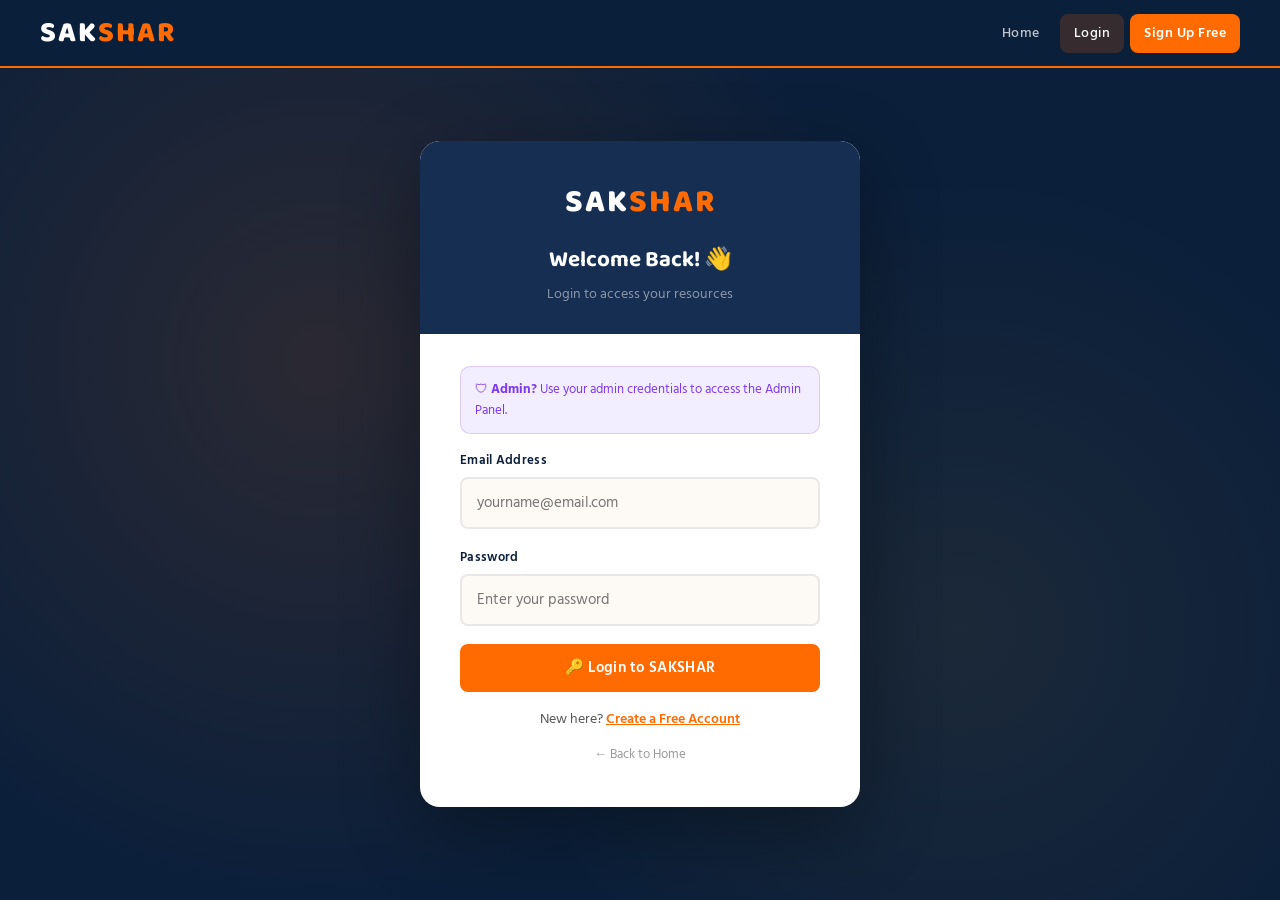
<file: login.html>
<!DOCTYPE html>
<html lang="en">
<head>
<meta charset="UTF-8"><meta name="viewport" content="width=device-width,initial-scale=1.0">
<title>Login — SAKSHAR</title>
<link rel="stylesheet" href="shared.css">
<style>
.auth-page{min-height:100vh;background:var(--navy);display:flex;align-items:center;justify-content:center;padding:88px 20px 40px;position:relative;overflow:hidden}
.auth-page::before{content:'';position:absolute;inset:0;background:radial-gradient(circle at 25% 40%,rgba(255,107,0,0.13) 0%,transparent 50%),radial-gradient(circle at 75% 70%,rgba(245,166,35,0.07) 0%,transparent 40%)}
.auth-box{background:white;border-radius:20px;width:100%;max-width:440px;box-shadow:0 24px 80px rgba(0,0,0,0.32);overflow:hidden;position:relative;z-index:2}
.auth-header{background:var(--navy-mid);padding:36px 40px 28px;text-align:center}
.auth-logo{font-family:'Baloo 2',cursive;font-size:2rem;font-weight:800;color:white;letter-spacing:2px}
.auth-logo span{color:var(--saffron)}
.auth-title{font-family:'Baloo 2',cursive;font-size:1.4rem;font-weight:700;color:white;margin-top:14px}
.auth-subtitle{color:rgba(255,255,255,0.5);font-size:0.87rem;margin-top:5px}
.auth-body{padding:32px 40px 40px}
.admin-hint{background:#F3EEFF;border-radius:10px;padding:12px 14px;font-size:0.8rem;color:#7C3AED;border:1px solid rgba(124,58,237,0.2);margin-bottom:16px}
</style>
</head>
<body>
<nav class="navbar">
  <a href="index.html" class="nav-logo">SAK<span>SHAR</span></a>
  <div id="main-nav-links" class="nav-links"></div>
</nav>

<div class="auth-page">
  <div class="auth-box">
    <div class="auth-header">
      <div class="auth-logo">SAK<span>SHAR</span></div>
      <div class="auth-title">Welcome Back! 👋</div>
      <div class="auth-subtitle">Login to access your resources</div>
    </div>
    <div class="auth-body">
      <div class="admin-hint">🛡 <strong>Admin?</strong> Use your admin credentials to access the Admin Panel.</div>
      <div class="form-error" id="login-error"></div>
      <div class="form-group">
        <label class="form-label">Email Address</label>
        <input type="email" class="form-input" id="login-email" placeholder="yourname@email.com">
      </div>
      <div class="form-group">
        <label class="form-label">Password</label>
        <input type="password" class="form-input" id="login-pass" placeholder="Enter your password">
      </div>
      <button class="btn btn-saffron btn-full" onclick="doLogin()" style="margin-bottom:16px">🔑 Login to SAKSHAR</button>
      <div style="text-align:center;font-size:0.88rem;color:var(--gray-600);margin-bottom:10px">
        New here? <a href="signup.html" style="color:var(--saffron);font-weight:600">Create a Free Account</a>
      </div>
      <div style="text-align:center">
        <a href="index.html" style="font-size:0.82rem;color:var(--gray-400);text-decoration:none">← Back to Home</a>
      </div>
    </div>
  </div>
</div>

<script src="shared.js"></script>
<script>
renderNav('login');
document.getElementById('login-pass').addEventListener('keydown',e=>{if(e.key==='Enter')doLogin();});

function doLogin(){
  const email=document.getElementById('login-email').value.trim();
  const pass=document.getElementById('login-pass').value;
  const err=document.getElementById('login-error');
  err.style.display='none';

  if(!email||!pass){err.textContent='Please fill in all fields.';err.style.display='block';return;}

  // Admin check
  if(email===ADMIN_EMAIL&&pass===ADMIN_PASS){
    setCurrentUser({fname:'Admin',lname:'SAKSHAR',email:ADMIN_EMAIL,role:'admin'});
    showToast('✅ Admin login successful!');
    setTimeout(()=>{window.location.href='admin.html';},900);
    return;
  }

  const users=getUsers();
  const user=users.find(u=>u.email===email&&u.password===pass);
  if(!user){err.textContent='Invalid email or password. Please try again.';err.style.display='block';return;}

  setCurrentUser(user);
  showToast('✅ Welcome back, '+user.fname+'!');
  setTimeout(()=>{window.location.href='dashboard.html';},900);
}
</script>
</body>
</html>
</file>
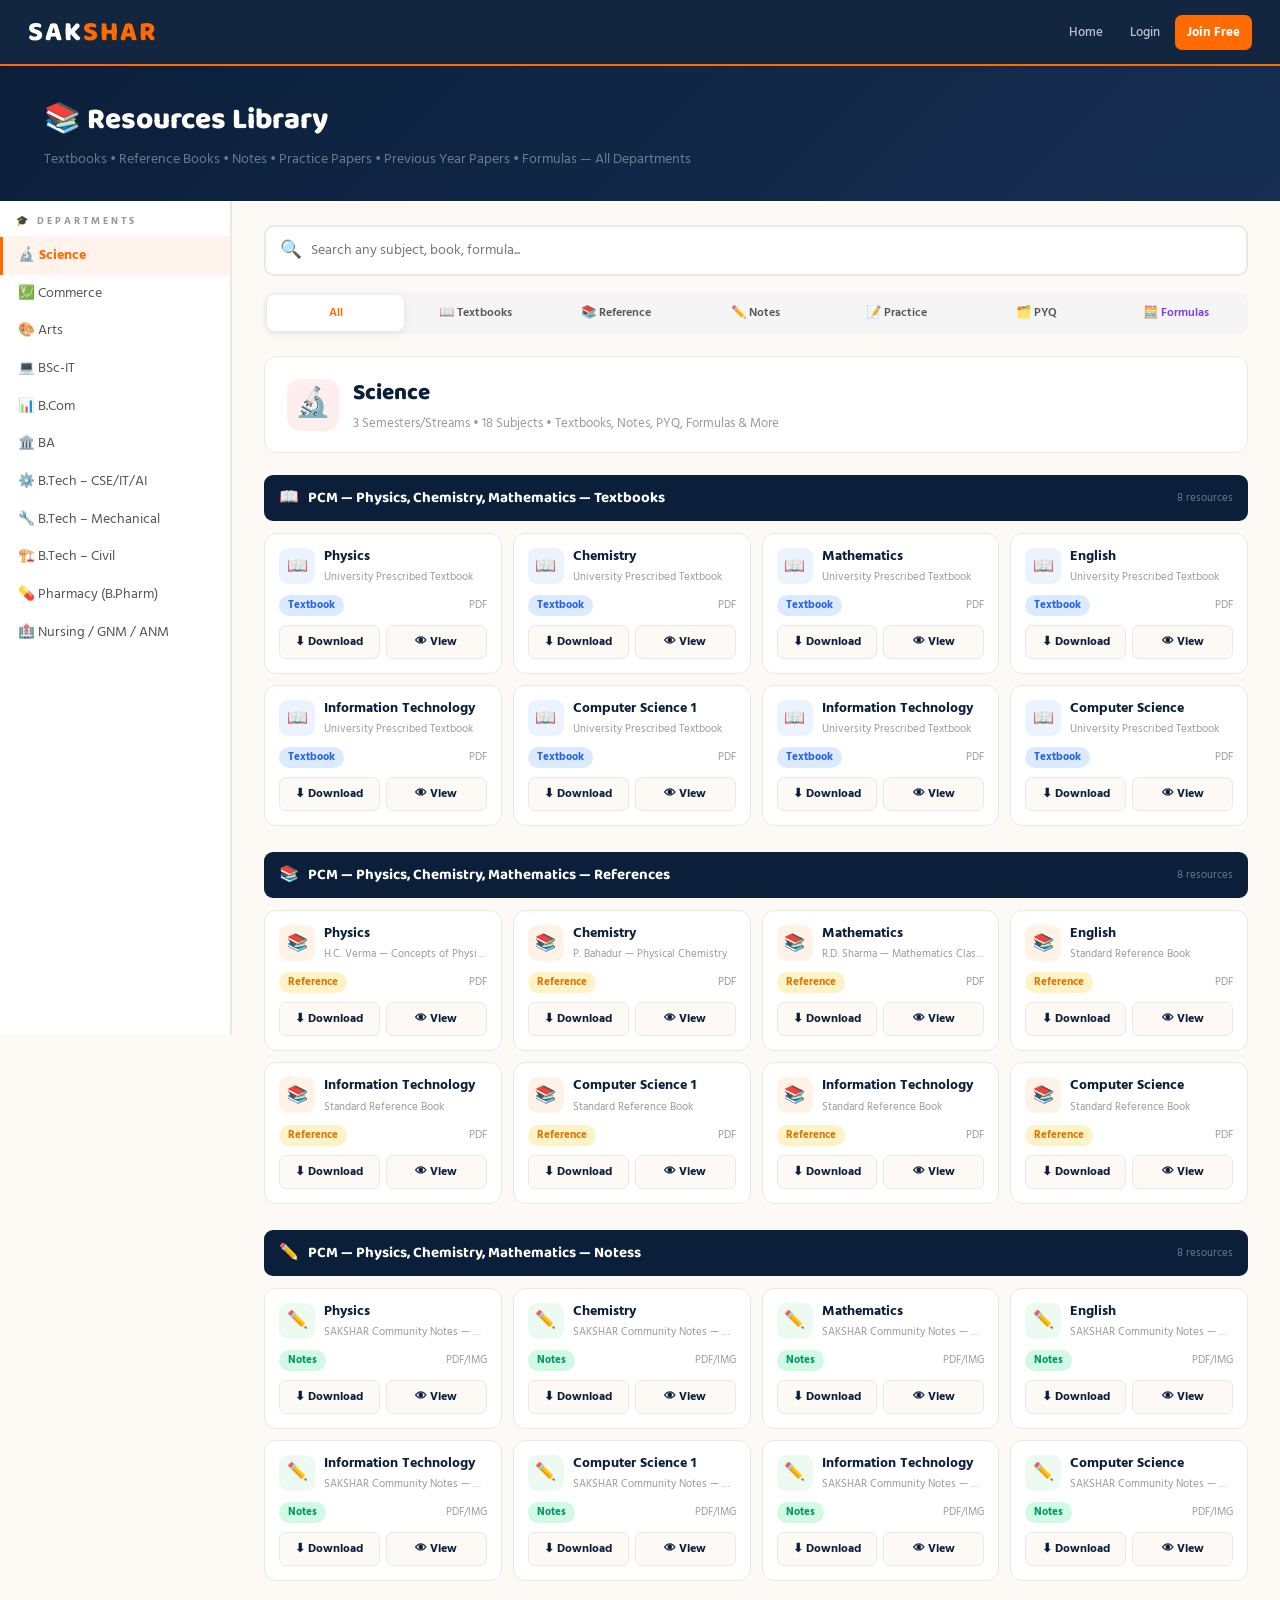
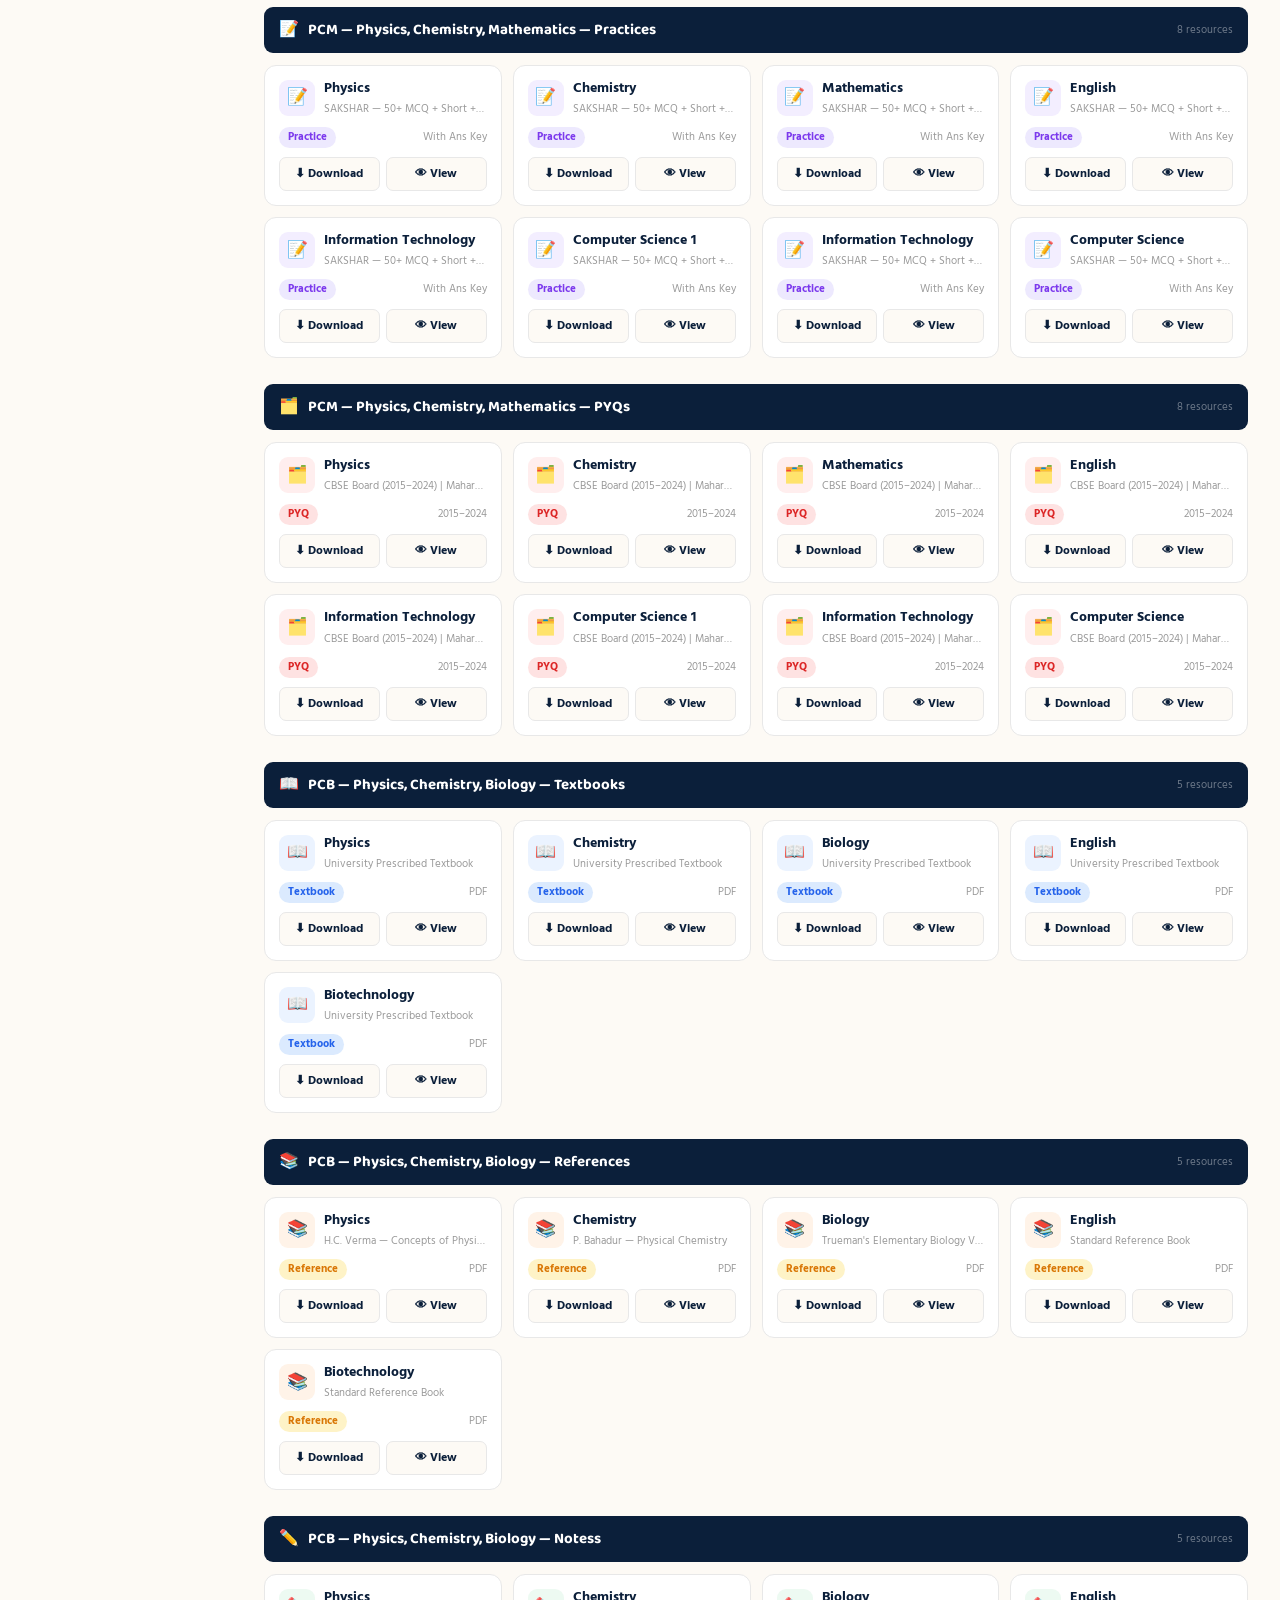
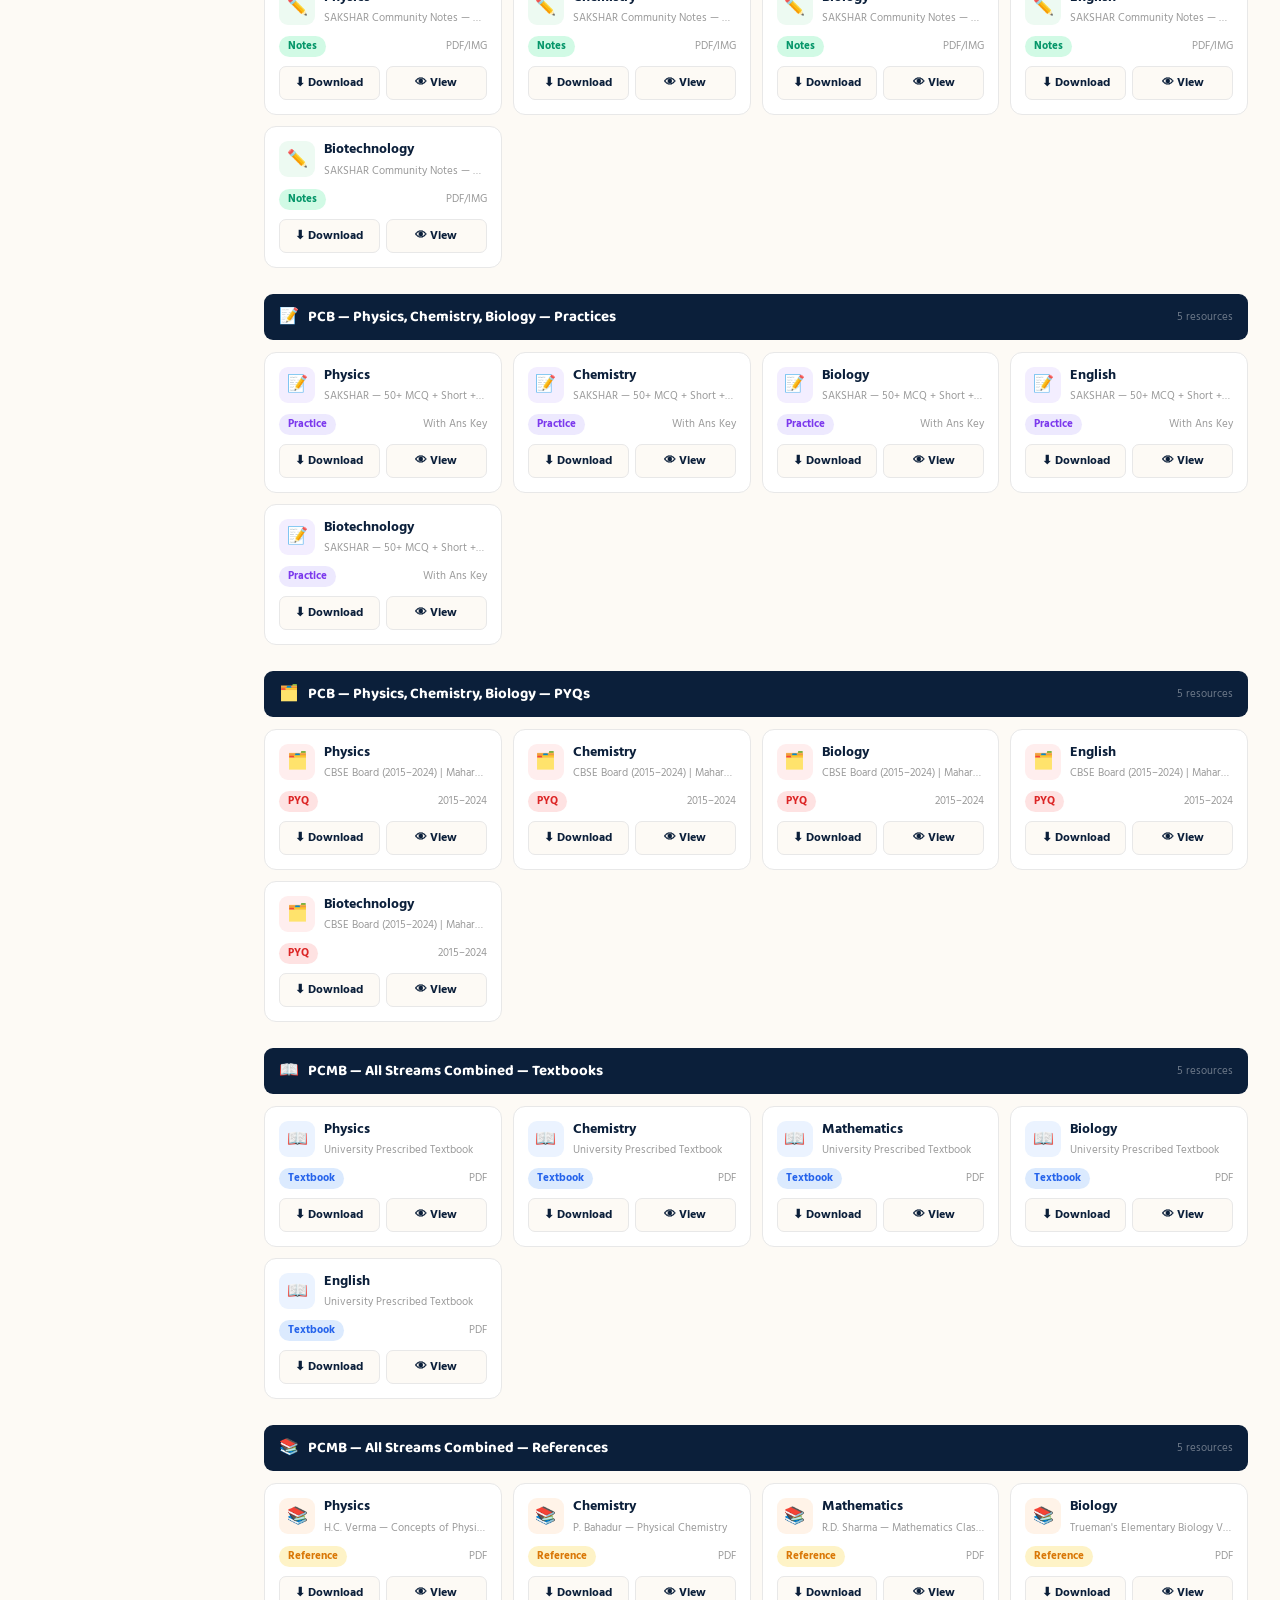
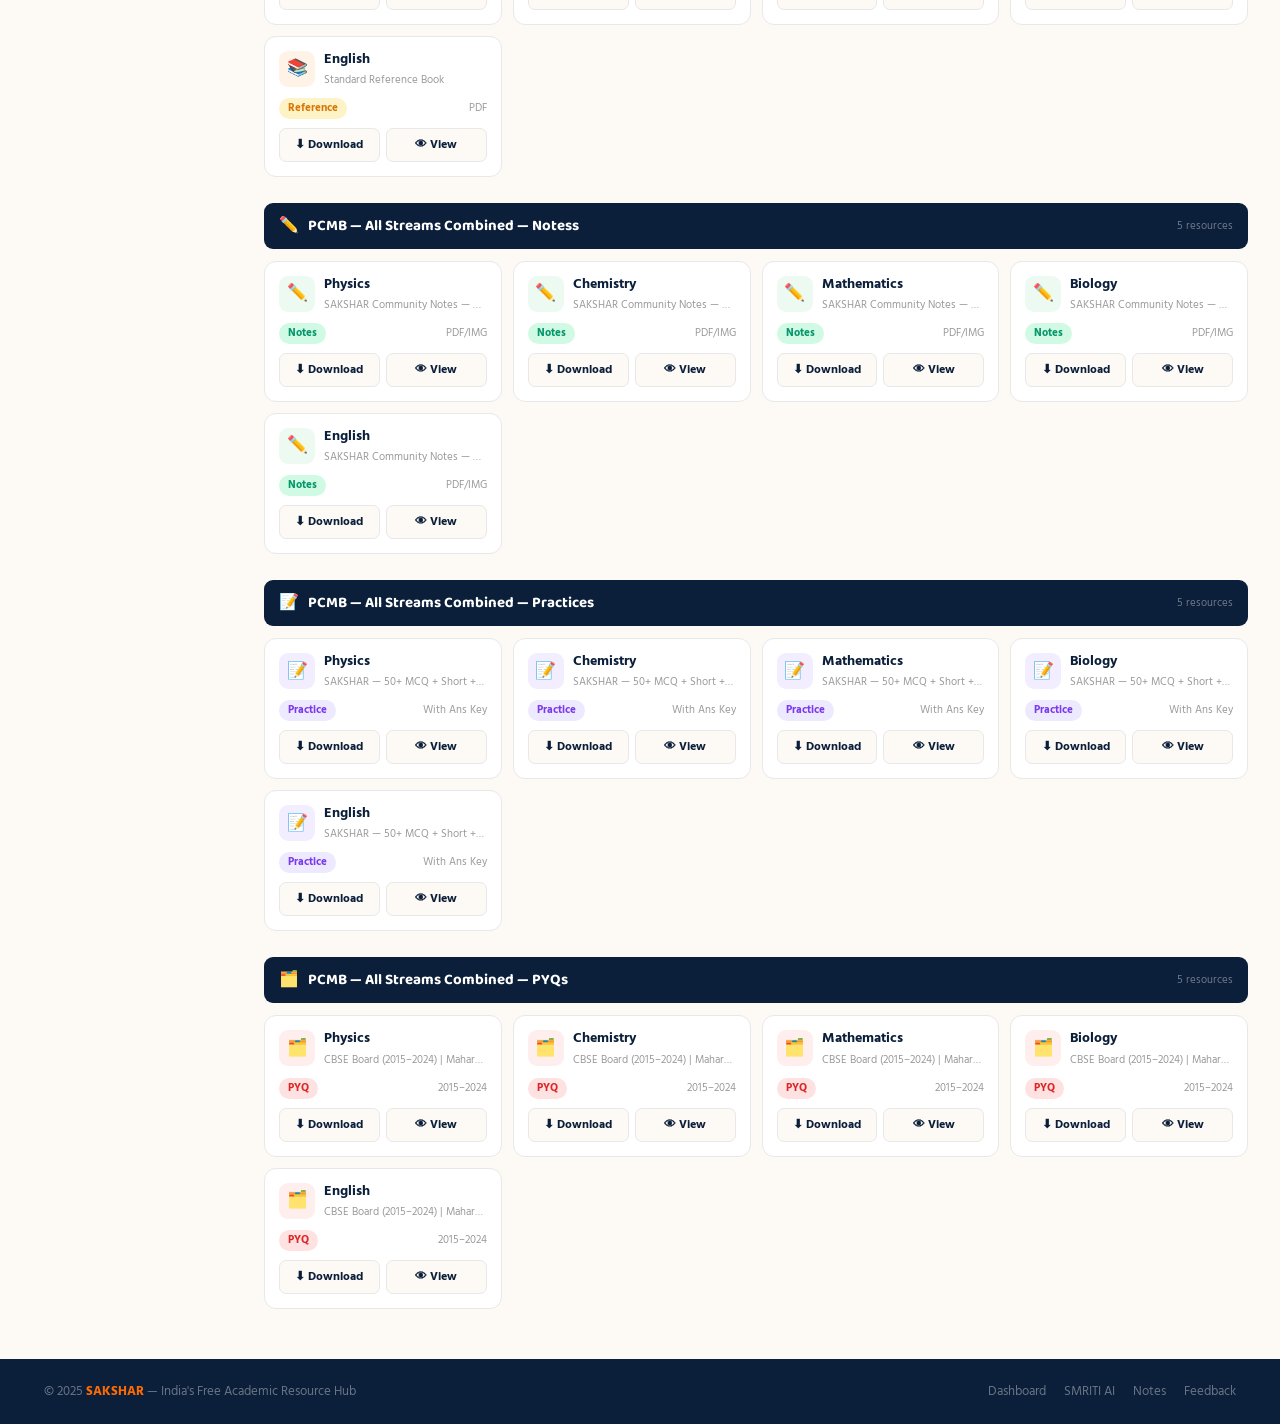
<file: resources.html>
<!DOCTYPE html>
<html lang="en">
<head>
<meta charset="UTF-8"><meta name="viewport" content="width=device-width,initial-scale=1.0">
<title>Resources Library — SAKSHAR</title>
<link href="https://fonts.googleapis.com/css2?family=Baloo+2:wght@600;700;800&family=Hind:wght@400;500;600&display=swap" rel="stylesheet">
<style>
:root{--sf:#FF6B00;--sf2:#FF8C35;--sfp:#FFF3EB;--nv:#0B1F3A;--nvm:#162E52;--cr:#FDFAF5;--g1:#F5F5F5;--g2:#E8E8E8;--g4:#9A9A9A;--g6:#555;--shad:0 4px 20px rgba(11,31,58,.1)}
*{margin:0;padding:0;box-sizing:border-box}html{scroll-behavior:smooth}
body{font-family:'Hind',sans-serif;background:var(--cr);color:var(--nv);min-height:100vh}
.nav{position:fixed;top:0;left:0;right:0;z-index:1000;background:rgba(11,31,58,.97);backdrop-filter:blur(14px);height:66px;display:flex;align-items:center;justify-content:space-between;padding:0 28px;border-bottom:2.5px solid var(--sf)}
.logo{font-family:'Baloo 2',cursive;font-size:1.7rem;font-weight:800;color:#fff;letter-spacing:2px;text-decoration:none}.logo span{color:var(--sf)}
.navl{display:flex;gap:3px;align-items:center}
.nb{background:none;border:none;color:rgba(255,255,255,.72);font-family:'Hind',sans-serif;font-size:.84rem;font-weight:500;padding:7px 12px;cursor:pointer;border-radius:7px;transition:all .18s;text-decoration:none;display:inline-flex;align-items:center}
.nb:hover,.nb.on{color:#fff;background:rgba(255,107,0,.18)}.nb.pri{background:var(--sf)!important;color:#fff!important;font-weight:700}
.nav-av{width:32px;height:32px;border-radius:50%;background:var(--sf);display:flex;align-items:center;justify-content:center;font-weight:800;color:#fff;font-family:'Baloo 2',cursive;font-size:.9rem}
.lo{background:rgba(255,255,255,.1);border:1px solid rgba(255,255,255,.2);color:rgba(255,255,255,.65);font-size:.75rem;padding:4px 11px;border-radius:18px;cursor:pointer;font-family:'Hind',sans-serif;transition:all .18s}
.lo:hover{background:rgba(255,107,0,.3);color:#fff}
.band{background:linear-gradient(135deg,var(--nv) 0%,var(--nvm) 100%);padding:30px 44px;margin-top:66px}
.band h1{font-family:'Baloo 2',cursive;font-size:1.85rem;font-weight:800;color:#fff;margin-bottom:4px}
.band p{color:rgba(255,255,255,.4);font-size:.88rem}
.layout{display:flex;min-height:calc(100vh - 66px - 92px)}
.sb{width:232px;flex-shrink:0;background:#fff;border-right:2px solid var(--g2);position:sticky;top:66px;height:calc(100vh - 66px);overflow-y:auto}
.sb-hd{padding:13px 16px 7px;font-size:.62rem;letter-spacing:3px;text-transform:uppercase;color:var(--g4);font-weight:700;border-bottom:1px solid var(--g1)}
.db{width:100%;text-align:left;padding:10px 15px;border:none;background:none;font-family:'Hind',sans-serif;font-size:.85rem;cursor:pointer;transition:all .14s;display:flex;align-items:center;gap:9px;color:var(--g6);border-left:3px solid transparent;line-height:1.3}
.db:hover{background:var(--sfp);color:var(--sf)}.db.on{background:var(--sfp);color:var(--sf);border-left-color:var(--sf);font-weight:700}
.main{flex:1;padding:24px 32px;overflow-y:auto;min-width:0}
.sr{display:flex;align-items:center;gap:9px;background:#fff;border:2px solid var(--g2);border-radius:10px;padding:9px 14px;margin-bottom:16px;transition:border-color .18s}
.sr:focus-within{border-color:var(--sf)}
.sr input{flex:1;border:none;outline:none;font-family:'Hind',sans-serif;font-size:.9rem;background:none}
.tabs{display:flex;gap:3px;background:var(--g1);border-radius:11px;padding:3px;margin-bottom:22px;flex-wrap:wrap}
.tab{flex:1;min-width:68px;padding:8px 5px;border:none;background:none;font-family:'Hind',sans-serif;font-size:.77rem;font-weight:600;cursor:pointer;border-radius:8px;transition:all .18s;color:var(--g6);text-align:center;white-space:nowrap}
.tab.on{background:#fff;color:var(--sf);box-shadow:0 2px 8px rgba(0,0,0,.09)}
.dh{display:flex;align-items:center;gap:14px;background:#fff;border:1.5px solid var(--g2);border-radius:13px;padding:18px 22px;margin-bottom:22px}
.dh-ic{width:52px;height:52px;border-radius:13px;display:flex;align-items:center;justify-content:center;font-size:1.8rem;flex-shrink:0}
.dh-tt{font-family:'Baloo 2',cursive;font-size:1.4rem;font-weight:800;color:var(--nv)}
.dh-su{font-size:.8rem;color:var(--g4);margin-top:2px}
.sblock{margin-bottom:26px}
.shd{display:flex;align-items:center;gap:9px;background:var(--nv);border-radius:9px;padding:10px 15px;margin-bottom:12px}
.sttl{font-family:'Baloo 2',cursive;font-size:.94rem;font-weight:700;color:#fff}
.sct{font-size:.71rem;color:rgba(255,255,255,.4);margin-left:auto}
.grid{display:grid;grid-template-columns:repeat(auto-fill,minmax(210px,1fr));gap:11px}
.rc{background:#fff;border-radius:12px;padding:14px;border:1.5px solid var(--g2);cursor:pointer;transition:all .2s;display:flex;flex-direction:column;gap:9px}
.rc:hover{border-color:var(--sf);box-shadow:0 5px 22px rgba(255,107,0,.12);transform:translateY(-2px)}
.rc-top{display:flex;align-items:flex-start;gap:9px}
.rc-ic{width:36px;height:36px;border-radius:9px;display:flex;align-items:center;justify-content:center;font-size:1.05rem;flex-shrink:0}
.rc-nm{font-weight:700;font-size:.86rem;color:var(--nv);line-height:1.32}
.rc-au{font-size:.71rem;color:var(--g4);margin-top:2px;overflow:hidden;text-overflow:ellipsis;white-space:nowrap}
.rtag{display:inline-flex;font-size:.68rem;padding:2px 9px;border-radius:18px;font-weight:700}
.rc-acts{display:flex;gap:6px}
.rcb{flex:1;padding:7px 5px;border-radius:7px;font-size:.74rem;font-weight:700;border:1.5px solid var(--g2);background:var(--cr);color:var(--nv);cursor:pointer;transition:all .18s;font-family:'Hind',sans-serif;text-align:center}
.rcb.dl:hover{background:var(--sf);color:#fff;border-color:var(--sf)}
.rcb.vw:hover{background:var(--nv);color:#fff;border-color:var(--nv)}
/* Formula styles */
.fgrid{display:grid;grid-template-columns:repeat(auto-fill,minmax(260px,1fr));gap:14px}
.fcard{background:#fff;border-radius:12px;padding:16px;border:1.5px solid var(--g2);transition:all .2s}
.fcard:hover{border-color:var(--sf);box-shadow:0 4px 18px rgba(255,107,0,.1)}
.fcard-hd{font-family:'Baloo 2',cursive;font-size:1rem;font-weight:700;color:var(--nv);margin-bottom:10px;display:flex;align-items:center;gap:8px}
.formula{background:var(--g1);border-left:3px solid var(--sf);border-radius:0 7px 7px 0;padding:7px 10px;margin-bottom:7px;font-family:monospace;font-size:.82rem;color:var(--nv);line-height:1.5}
.formula .fn{font-weight:700;color:var(--sf)}
.formula .fd{color:var(--g6);font-size:.75rem;display:block;margin-top:2px}
.empty{text-align:center;padding:60px 20px;color:var(--g4)}
.empty .ei{font-size:3rem;margin-bottom:12px}
/* Viewer overlay */
.vov{position:fixed;inset:0;background:rgba(0,0,0,.6);z-index:2000;display:none;align-items:flex-start;justify-content:center;padding:20px;overflow-y:auto}
.vov.open{display:flex}
.vbox{background:#fff;border-radius:18px;width:100%;max-width:820px;min-height:200px;max-height:90vh;overflow-y:auto;box-shadow:0 24px 80px rgba(0,0,0,.35);animation:pop .28s cubic-bezier(.34,1.56,.64,1) both;margin:auto}
@keyframes pop{from{opacity:0;transform:scale(.88)}to{opacity:1;transform:scale(1)}}
.vhd{padding:18px 24px;border-bottom:1px solid var(--g2);display:flex;align-items:center;justify-content:space-between;position:sticky;top:0;background:#fff;z-index:1;border-radius:18px 18px 0 0}
.vttl{font-family:'Baloo 2',cursive;font-size:1.15rem;font-weight:700;color:var(--nv)}
.vbody{padding:24px}
.mx{width:30px;height:30px;border-radius:50%;background:var(--g1);border:none;cursor:pointer;font-size:.9rem;display:flex;align-items:center;justify-content:center;transition:background .15s;flex-shrink:0}
.mx:hover{background:var(--g2)}
.info-grid{display:grid;grid-template-columns:1fr 1fr;gap:10px;margin-bottom:16px}
.ib{background:var(--cr);border-radius:9px;padding:12px}
.il{font-size:.63rem;color:var(--g4);text-transform:uppercase;letter-spacing:1.2px;margin-bottom:3px}
.iv{font-weight:700;font-size:.87rem;color:var(--nv)}
.book-list{background:#F3EEFF;border-radius:10px;padding:14px;margin-bottom:14px}
.book-list h4{font-size:.74rem;font-weight:700;color:#7C3AED;letter-spacing:1px;text-transform:uppercase;margin-bottom:8px}
.book-item{display:flex;gap:8px;align-items:flex-start;padding:5px 0;border-bottom:1px dashed #E9D8FD;font-size:.83rem;color:var(--nv)}
.book-item:last-child{border-bottom:none}
.access-box{background:#FFF3E8;border-radius:10px;padding:15px;border:1.5px dashed rgba(255,107,0,.3)}
.access-box h4{font-weight:700;color:var(--sf);margin-bottom:8px;font-size:.95rem}
.access-box p{font-size:.82rem;color:var(--g6);margin-bottom:12px}
.abtn{padding:9px 20px;border-radius:8px;font-family:'Hind',sans-serif;font-weight:700;cursor:pointer;font-size:.82rem;border:none;transition:all .18s}
.abtn.dl{background:var(--sf);color:#fff}.abtn.dl:hover{background:var(--sf2)}
.abtn.vw{background:var(--nv);color:#fff;margin-left:8px}.abtn.vw:hover{background:#0d2a4a}
.pyq-box{background:#EBF3FF;border-radius:10px;padding:13px;font-size:.83rem;color:#1E40AF;margin-bottom:14px}
.formula-viewer{background:var(--g1);border-radius:10px;padding:14px}
.fv-item{background:#fff;border-left:3px solid var(--sf);border-radius:0 8px 8px 0;padding:8px 12px;margin-bottom:8px}
.fv-nm{font-weight:700;font-size:.85rem;color:var(--nv);margin-bottom:2px}
.fv-eq{font-family:monospace;font-size:.88rem;color:#7C3AED;font-weight:700}
.fv-desc{font-size:.75rem;color:var(--g6);margin-top:2px}
.toast{position:fixed;bottom:24px;right:24px;z-index:9999;background:var(--nv);color:#fff;padding:11px 17px;border-radius:11px;font-size:.85rem;font-weight:500;box-shadow:0 7px 26px rgba(0,0,0,.26);transform:translateY(65px);opacity:0;transition:all .28s cubic-bezier(.34,1.56,.64,1);border-left:4px solid var(--sf);max-width:320px}
.toast.show{transform:translateY(0);opacity:1}
footer{background:var(--nv);color:rgba(255,255,255,.38);padding:22px 44px;font-size:.82rem;display:flex;justify-content:space-between;align-items:center;flex-wrap:wrap;gap:10px}
footer span{color:var(--sf);font-weight:700}footer a{color:rgba(255,255,255,.38);text-decoration:none}footer a:hover{color:var(--sf)}
::-webkit-scrollbar{width:5px}::-webkit-scrollbar-thumb{background:var(--g2);border-radius:3px}::-webkit-scrollbar-thumb:hover{background:var(--sf)}
@media(max-width:820px){
  .layout{flex-direction:column}.sb{width:100%;height:auto;position:relative;top:0;display:flex;overflow-x:auto;border-right:none;border-bottom:2px solid var(--g2);padding:5px 0}
  .sb-hd{display:none}.db{white-space:nowrap;border-left:none!important;border-bottom:3px solid transparent;flex-shrink:0;padding:9px 12px}.db.on{border-bottom-color:var(--sf)!important;border-left:none!important}
  .main{padding:16px}.band{padding:24px 16px}.info-grid{grid-template-columns:1fr}.vbox{max-height:95vh}
}
</style>
</head>
<body>

<nav class="nav">
  <a href="index.html" class="logo">SAK<span>SHAR</span></a>
  <div class="navl" id="navl"></div>
</nav>

<div class="band">
  <h1>📚 Resources Library</h1>
  <p>Textbooks • Reference Books • Notes • Practice Papers • Previous Year Papers • Formulas — All Departments</p>
</div>

<div class="layout">
  <div class="sb" id="sb"><div class="sb-hd">🎓 Departments</div></div>
  <div class="main">
    <div class="sr">
      <span style="color:var(--g4);font-size:1.1rem">🔍</span>
      <input type="text" id="si" placeholder="Search any subject, book, formula..." oninput="doSearch()">
      <span id="clr" style="cursor:pointer;color:var(--g4);display:none;font-size:.82rem;font-weight:700;padding:2px 7px;background:var(--g1);border-radius:5px" onclick="clrS()">✕</span>
    </div>
    <div class="tabs" id="tabsrow">
      <button class="tab on" onclick="setTab('all',this)">All</button>
      <button class="tab" onclick="setTab('textbook',this)">📖 Textbooks</button>
      <button class="tab" onclick="setTab('reference',this)">📚 Reference</button>
      <button class="tab" onclick="setTab('notes',this)">✏️ Notes</button>
      <button class="tab" onclick="setTab('practice',this)">📝 Practice</button>
      <button class="tab" onclick="setTab('pyq',this)">🗂️ PYQ</button>
      <button class="tab" onclick="setTab('formula',this)" style="color:#7C3AED">🧮 Formulas</button>
    </div>
    <div id="out"></div>
  </div>
</div>

<!-- Viewer Overlay -->
<div class="vov" id="vov" onclick="if(event.target===this)closeV()">
  <div class="vbox">
    <div class="vhd">
      <div class="vttl" id="vttl">Resource Viewer</div>
      <div style="display:flex;gap:8px;align-items:center">
        <button onclick="closeV()" class="mx">✕</button>
      </div>
    </div>
    <div class="vbody" id="vbody"></div>
  </div>
</div>

<div class="toast" id="toast"></div>

<footer>
  <div>© 2025 <span>SAKSHAR</span> — India's Free Academic Resource Hub</div>
  <div style="display:flex;gap:18px"><a href="dashboard.html">Dashboard</a><a href="smriti.html">SMRITI AI</a><a href="notes.html">Notes</a><a href="feedback.html">Feedback</a></div>
</footer>

<script>
// ═══════════════════════ AUTH / NAV ═══════════════════════
function getU(){try{return JSON.parse(localStorage.getItem('sakshar_current')||'null')}catch{return null}}
var U=getU();
(function(){
  var el=document.getElementById('navl');
  if(!U){el.innerHTML='<a href="index.html" class="nb">Home</a><a href="login.html" class="nb">Login</a><a href="signup.html" class="nb pri">Join Free</a>';return;}
  var av=(U.fname||'S')[0].toUpperCase();
  el.innerHTML='<a href="dashboard.html" class="nb">Dashboard</a><a href="resources.html" class="nb on">📚 Resources</a><a href="smriti.html" class="nb">🤖 SMRITI</a><a href="notes.html" class="nb">📝 Notes</a><a href="about.html" class="nb">About</a>'+
    '<div style="display:flex;align-items:center;gap:7px;margin-left:4px"><div class="nav-av">'+av+'</div><button class="lo" onclick="localStorage.removeItem(\'sakshar_current\');location.href=\'login.html\'">Logout</button></div>';
})();

// ═══════════════════════ ALL DATA ═══════════════════════
var DEPTS=[
  {id:'12sci',  icon:'🔬',label:'Science',      c:'#DC2626',bg:'#FFEEEE'},
  {id:'12com',  icon:'💹',label:'Commerce',     c:'#0891B2',bg:'#E8F8FC'},
  {id:'12arts', icon:'🎨',label:'Arts',   c:'#DB2777',bg:'#FFF0F7'},
  {id:'bscit',  icon:'💻',label:'BSc-IT',      c:'#7C3AED',bg:'#F3EEFF'},
  {id:'bcom',   icon:'📊',label:'B.Com',             c:'#D97706',bg:'#FFF3E8'},
  {id:'ba',     icon:'🏛️',label:'BA',         c:'#059669',bg:'#EDFAF2'},
  {id:'btech_cse',icon:'⚙️',label:'B.Tech – CSE/IT/AI',c:'#2563EB',bg:'#EBF3FF'},
  {id:'btech_mech',icon:'🔧',label:'B.Tech – Mechanical',c:'#EA580C',bg:'#FFF4EE'},
  {id:'btech_civil',icon:'🏗️',label:'B.Tech – Civil',c:'#0891B2',bg:'#E8F8FC'},
  {id:'pharma', icon:'💊',label:'Pharmacy (B.Pharm)',c:'#059669',bg:'#EDFAF2'},
  {id:'nursing',icon:'🏥',label:'Nursing / GNM / ANM',c:'#65A30D',bg:'#F0FCEA'},
];

var SEMS={
'12sci':{
  'PCM — Physics, Chemistry, Mathematics':['Physics','Chemistry','Mathematics','English','Information Technology','Computer Science 1','Information Technology','Computer Science'],
  'PCB — Physics, Chemistry, Biology':['Physics','Chemistry','Biology','English','Biotechnology'],
  'PCMB — All Streams Combined':['Physics','Chemistry','Mathematics','Biology','English']
},
'12com':{
  'Core Subjects':['English','Organisation of Commerce (OC)','Bookkeeping & Accountancy (BKA)','Economics','Secretarial Practice (SP)','Mathematics & Statistics'],
  'Optional / Elective':['Information Technology (IT)','Computer Science','Environmental Education (EVS)','Physical Education']
},
'12arts':{
  'Main Subjects':['English','History','Geography','Political Science','Economics','Sociology','Psychology','Philosophy'],
  'Additional / Skill':['Information Technology (IT)','Computer Science','Environmental Education (EVS)']
},
'bscit':{
  'Semester 1':['Imperative Programming (C Language)','Digital Electronics','Operating Systems','Discrete Mathematics','Communication Skills'],
  'Semester 2':['Object Oriented Programming (C++)','Microprocessor Architecture','Web Programming','Numerical Methods','Green Computing'],
  'Semester 3':['Data Structures','Computer Networks','Database Management Systems (DBMS)','Applied Mathematics','Python Programming'],
  'Semester 4':['Core Java','Embedded Systems','Statistical Techniques','Software Engineering','Computer Graphics'],
  'Semester 5':['Software Project Management','Internet of Things (IoT)','Advanced Web Programming','Artificial Intelligence','Linux Administration'],
  'Semester 6':['Enterprise Java / Advanced Java','Security in Computing','Big Data Analytics','Project Work / Internship']
},
'bcom':{
  'Semester 1':['Financial Accounting – I','Business Economics – I','Business Communication – I','Business Environment'],
  'Semester 2':['Financial Accounting – II','Business Economics – II','Business Communication – II','Principles of Management'],
  'Semester 3':['Financial Accounting – III','Business Law – I','Commerce – I (Business Planning)','Foundation Course – I'],
  'Semester 4':['Financial Accounting – IV','Business Law – II','Commerce – II (Service Sector)','Foundation Course – II'],
  'Semester 5':['Cost Accounting','Direct Taxation','Financial Management','Auditing – I'],
  'Semester 6':['Indirect Taxation (GST)','Auditing – II','Export Marketing / International Business']
},
'ba':{
  'Semester 1':['Foundation Course – I','English Communication','Major Subject – Paper I','Major Subject – Paper II','Allied Elective'],
  'Semester 2':['Foundation Course – II','English Communication – II','Major Subject – Paper III','Major Subject – Paper IV','Allied Elective'],
  'Semester 3':['Foundation Course – III','Major Subject – Paper V','Major Subject – Paper VI','Elective Subject'],
  'Semester 4':['Foundation Course – IV','Major Subject – Paper VII','Major Subject – Paper VIII','Elective Subject'],
  'Semester 5':['Major Subject – Paper IX','Major Subject – Paper X','Applied / Skill Based Course'],
  'Semester 6':['Major Subject – Paper XI','Major Subject – Paper XII','Project / Dissertation']
},
'btech_cse':{
  'Semester 1':['Engineering Mathematics – I','Engineering Physics / Chemistry','Programming for Problem Solving (C)','Basic Electrical Engineering','Engineering Graphics'],
  'Semester 2':['Engineering Mathematics – II','Basic Electronics','Data Structures','Environmental Studies','Engineering Mechanics'],
  'Semester 3':['Discrete Mathematics','Digital Electronics & Logic Design','Object Oriented Programming (C++)','Computer Organization & Architecture'],
  'Semester 4':['Design & Analysis of Algorithms','Operating Systems','Database Management Systems','Software Engineering'],
  'Semester 5':['Computer Networks','Microprocessors & Interfacing','Artificial Intelligence','Web Technologies'],
  'Semester 6':['Machine Learning','Compiler Design','Cloud Computing','Information & Network Security'],
  'Semester 7':['Big Data Analytics','Internet of Things (IoT)','Elective Subject','Project – Phase I'],
  'Semester 8':['Advanced Elective','Major Project – Phase II','Internship / Industrial Training']
},
'btech_mech':{
  'Semester 1':['Engineering Mathematics – I','Engineering Physics','Engineering Chemistry','Engineering Graphics','Workshop Practice'],
  'Semester 2':['Engineering Mathematics – II','Engineering Mechanics','Basic Electrical Engineering','Material Science & Metallurgy'],
  'Semester 3':['Thermodynamics','Strength of Materials','Manufacturing Processes – I','Machine Drawing'],
  'Semester 4':['Fluid Mechanics','Theory of Machines – I','Heat Transfer','Mechanical Measurements & Metrology'],
  'Semester 5':['Machine Design – I','Internal Combustion Engines','Industrial Engineering & Production','CAD/CAM'],
  'Semester 6':['Refrigeration & Air Conditioning','Automobile Engineering','Robotics','Mechatronics'],
  'Semester 7':['Power Plant Engineering','Advanced Manufacturing Processes','Elective Subject','Project – Phase I'],
  'Semester 8':['Industrial Training','Major Project – Phase II','Advanced Elective']
},
'btech_civil':{
  'Semester 1':['Engineering Mathematics – I','Engineering Physics','Engineering Chemistry','Engineering Graphics','Workshop Practice'],
  'Semester 2':['Engineering Mathematics – II','Engineering Mechanics','Basic Electrical Engineering','Environmental Studies'],
  'Semester 3':['Strength of Materials','Structural Analysis – I','Fluid Mechanics & Hydraulics','Building Materials & Construction Technology'],
  'Semester 4':['Geotechnical Engineering – I','Concrete Technology','Hydrology & Water Resources','Transportation Engineering'],
  'Semester 5':['Structural Design (RCC)','Environmental Engineering – I','Construction Technology & Management','Surveying'],
  'Semester 6':['Water Resources Engineering','Foundation Engineering','Irrigation Engineering','Construction Management'],
  'Semester 7':['Advanced Structural Design','Environmental Impact Assessment','Elective Subject','Project – Phase I'],
  'Semester 8':['Major Project – Phase II','Internship / Industrial Training','Advanced Elective']
},
'pharma':{
  'Semester 1':['Human Anatomy & Physiology – I','Pharmaceutical Analysis – I','Pharmaceutics – I (Physical Pharmacy)','Pharmaceutical Inorganic Chemistry','Communication Skills & Biostatistics'],
  'Semester 2':['Human Anatomy & Physiology – II','Pharmaceutical Organic Chemistry – I','Biochemistry','Pathophysiology','Computer Applications in Pharmacy'],
  'Semester 3':['Pharmaceutical Organic Chemistry – II','Physical Pharmaceutics – I','Pharmaceutical Microbiology','Pharmacognosy & Phytochemistry – I'],
  'Semester 4':['Medicinal Chemistry – I','Physical Pharmaceutics – II','Pharmacology – I','Pharmacognosy & Phytochemistry – II'],
  'Semester 5':['Medicinal Chemistry – II','Industrial Pharmacy – I','Pharmacology – II','Pharmaceutical Jurisprudence & Ethics'],
  'Semester 6':['Medicinal Chemistry – III','Pharmacology – III','Herbal Drug Technology','Biopharmaceutics & Pharmacokinetics'],
  'Semester 7':['Industrial Pharmacy – II','Pharmacy Practice','Novel Drug Delivery Systems','Elective Subject'],
  'Semester 8':['Biostatistics & Research Methodology','Social & Preventive Pharmacy','Project Work']
},
'nursing':{
  'Year 1':['Anatomy & Physiology','Microbiology & Parasitology','Psychology & Sociology','Fundamentals of Nursing','First Aid & Community Health Nursing'],
  'Year 2':['Medical-Surgical Nursing','Pharmacology & Therapeutics','Community Health Nursing – I','Nutrition & Dietetics','Health Education & Communication'],
  'Year 3':['Paediatric Nursing','Mental Health & Psychiatric Nursing','Obstetrics & Midwifery Nursing','Nursing Management & Administration','Research & Statistics in Nursing']
}
};

var REFS={
  'Physics':['H.C. Verma — Concepts of Physics Vol 1 & 2','D.C. Pandey — Mechanics Part 1 & 2','Irodov — Problems in General Physics','NCERT Exemplar Physics'],
  'Chemistry':['P. Bahadur — Physical Chemistry','Morrison & Boyd — Organic Chemistry','J.D. Lee — Concise Inorganic Chemistry','O.P. Tandon — Physical & Inorganic Chemistry'],
  'Mathematics':['R.D. Sharma — Mathematics Class 12','S.L. Loney — Trigonometry & Coordinate Geometry','Hall & Knight — Higher Algebra','Arihant — Problems in Calculus of One Variable'],
  'Biology':["Trueman's Elementary Biology Vol 1 & 2",'Campbell Biology — 11th Ed','S.C. Verma — A Textbook of Biology','Pradeep Biology Class 12'],
  'Engineering Mathematics – I':['B.S. Grewal — Higher Engineering Mathematics','H.K. Dass — Engineering Mathematics','Erwin Kreyszig — Advanced Engineering Mathematics'],
  'Engineering Mathematics – II':['B.S. Grewal — Higher Engineering Mathematics','R.K. Jain & S.R.K. Iyengar','M.D. Raisinghania — Ordinary & Partial Differential Equations'],
  'Data Structures':['Narasimha Karumanchi — Data Structures & Algorithms Made Easy','CLRS — Introduction to Algorithms','Mark Allen Weiss — Data Structures in Java','Robert Lafore — DS Using C++'],
  'Database Management Systems (DBMS)':['Ramez Elmasri — Fundamentals of DBMS 6th Ed','Silberschatz — Database System Concepts','C.J. Date — Introduction to Database Systems'],
  'Computer Networks':['Tanenbaum — Computer Networks 5th Ed','Forouzan — Data Communications & Networking','Kurose & Ross — Computer Networking: A Top-Down Approach'],
  'Operating Systems':['Silberschatz — Operating System Concepts (Dinosaur Book)','Tanenbaum — Modern Operating Systems 4th Ed','Galvin — OS Principles'],
  'Python Programming':['Mark Lutz — Learning Python','Al Sweigart — Automate the Boring Stuff with Python','Eric Matthes — Python Crash Course 3rd Ed'],
  'Imperative Programming (C Language)':['Dennis Ritchie — The C Programming Language','Yashavant Kanetkar — Let Us C','Balagurusamy — Programming in ANSI C'],
  'Object Oriented Programming (C++)':['Balagurusamy — OOP with C++','Robert Lafore — OOP in C++','Stanley Lippman — C++ Primer 5th Ed'],
  'Core Java':['Herbert Schildt — Java: The Complete Reference','Cay Horstmann — Core Java Vol 1 & 2','Deitel — Java How to Program 10th Ed'],
  'Artificial Intelligence':['Russell & Norvig — AI: A Modern Approach 4th Ed','Nils Nilsson — The Quest for AI','Luger — Artificial Intelligence: Structures & Strategies'],
  'Machine Learning':['Aurélien Géron — Hands-On ML with Scikit-Learn & TensorFlow','Bishop — Pattern Recognition & Machine Learning','Hastie — Elements of Statistical Learning'],
  'Thermodynamics':['P.K. Nag — Engineering Thermodynamics','Cengel & Boles — Thermodynamics: An Engineering Approach','Rogers & Mayhew — Engineering Thermodynamics'],
  'Fluid Mechanics':['R.K. Bansal — A Textbook of Fluid Mechanics & Hydraulic Machines','Yunus Cengel — Fluid Mechanics','R.K. Rajput — Fluid Mechanics & Hydraulic Machines'],
  'Strength of Materials':['R.K. Bansal — Strength of Materials','S. Ramamrutham — Strength of Materials','B.C. Punmia — Strength of Materials'],
  'Financial Accounting – I':['R.L. Gupta — Advanced Accountancy','S.P. Jain & K.L. Narang — Financial Accounting','T.S. Grewal — Double Entry Book Keeping'],
  'Cost Accounting':['S.P. Jain & K.L. Narang — Cost Accounting','M.N. Arora — A Textbook of Cost Accounting','Jawahar Lal — Cost Accounting'],
  'Financial Management':['I.M. Pandey — Financial Management','Prasanna Chandra — Financial Management','Van Horne — Financial Management & Policy'],
  'Pharmacology – I':['Rang & Dale — Pharmacology 8th Ed','K.D. Tripathi — Essentials of Medical Pharmacology','Goodman & Gilman Pharmacological Basis'],
  'Pharmacology – II':['Rang & Dale — Pharmacology','K.D. Tripathi — Essentials of Medical Pharmacology','Katzung — Basic & Clinical Pharmacology'],
  'Pharmacology – III':['Rang & Dale — Pharmacology 8th Ed','K.D. Tripathi — Essentials of Medical Pharmacology'],
  'Bookkeeping & Accountancy (BKA)':['T.S. Grewal — Double Entry Book Keeping','R.L. Gupta — Accountancy','Mahesh Kulkarni — BKA Maharashtra Board'],
};

var PYQ={
  '12sci':'CBSE Board (2015–2024) | Maharashtra HSC MSBSHSE (2015–2024) | ISC (2018–2024)',
  '12com':'CBSE Board (2015–2024) | Maharashtra HSC Commerce (2015–2024)',
  '12arts':'CBSE Board (2015–2024) | Maharashtra HSC Arts (2015–2024)',
  'bscit':'Mumbai University (2018–2024) | SPPU Pune University (2018–2024) | CSVTU',
  'bcom':'Mumbai University (2018–2024) | SPPU Pune University (2018–2024)',
  'ba':'Mumbai University (2018–2024) | SPPU Pune University (2018–2024)',
  'btech_cse':'SPPU B.Tech (2018–2024) | Mumbai University B.E (2018–2024) | AKTU UP (2018–2024) | RGTU MP',
  'btech_mech':'SPPU B.Tech Mech (2018–2024) | Mumbai University B.E Mechanical (2018–2024)',
  'btech_civil':'SPPU B.Tech Civil (2018–2024) | Mumbai University B.E Civil (2018–2024)',
  'pharma':'PCI Board B.Pharm (2018–2024) | SPPU Pharmacy (2018–2024) | Mumbai University Pharmacy',
  'nursing':'Maharashtra Nursing Council — GNM / ANM (2018–2024)',
};

// ═══ FORMULAS DATABASE ═══
var FORMULAS={
'Physics':[
  {name:'Newton\'s 2nd Law',eq:'F = m × a',desc:'Force = Mass × Acceleration'},
  {name:'Kinematics – Velocity',eq:'v = u + at',desc:'v=final, u=initial velocity, a=acceleration, t=time'},
  {name:'Kinematics – Displacement',eq:'s = ut + ½at²',desc:'s=displacement, u=initial velocity, a=acceleration'},
  {name:'Kinematics – v²',eq:'v² = u² + 2as',desc:'Velocity-displacement relation'},
  {name:'Kinetic Energy',eq:'KE = ½mv²',desc:'m=mass, v=velocity'},
  {name:'Potential Energy',eq:'PE = mgh',desc:'m=mass, g=9.8 m/s², h=height'},
  {name:'Work Done',eq:'W = F·d·cosθ',desc:'θ=angle between force and displacement'},
  {name:'Power',eq:'P = W/t = F·v',desc:'Power = Work/Time or Force × Velocity'},
  {name:'Momentum',eq:'p = mv',desc:'Linear momentum = mass × velocity'},
  {name:'Gravitational Force',eq:'F = Gm₁m₂/r²',desc:'G = 6.674×10⁻¹¹ N m²/kg²'},
  {name:'Coulomb\'s Law',eq:'F = kq₁q₂/r²',desc:'k = 9×10⁹ N m²/C²'},
  {name:'Ohm\'s Law',eq:'V = IR',desc:'Voltage = Current × Resistance'},
  {name:'Electric Power',eq:'P = VI = I²R = V²/R',desc:'Power in electrical circuit'},
  {name:'Wave Speed',eq:'v = fλ',desc:'Speed = Frequency × Wavelength'},
  {name:'Einstein\'s Photoelectric',eq:'E = hf',desc:'h = 6.626×10⁻³⁴ J·s (Planck\'s constant)'},
  {name:'Ideal Gas Law',eq:'PV = nRT',desc:'P=pressure, V=volume, n=moles, R=8.314, T=temperature(K)'},
  {name:'Snell\'s Law (Refraction)',eq:'n₁sinθ₁ = n₂sinθ₂',desc:'n=refractive index, θ=angle of incidence/refraction'},
  {name:'Mass-Energy Equivalence',eq:'E = mc²',desc:'c = 3×10⁸ m/s (speed of light)'},
],
'Chemistry':[
  {name:'pH Scale',eq:'pH = −log[H⁺]',desc:'[H⁺] = hydrogen ion concentration in mol/L'},
  {name:'pH + pOH',eq:'pH + pOH = 14',desc:'At 25°C in aqueous solution'},
  {name:'Ideal Gas Law',eq:'PV = nRT',desc:'R = 0.0821 L·atm/mol·K or 8.314 J/mol·K'},
  {name:'Molarity',eq:'M = moles of solute / Volume(L)',desc:'Units: mol/L or M'},
  {name:'Molality',eq:'m = moles / mass of solvent (kg)',desc:'Units: mol/kg'},
  {name:'Gibbs Free Energy',eq:'ΔG = ΔH − TΔS',desc:'Spontaneous if ΔG < 0'},
  {name:'Arrhenius Equation',eq:'k = A·e^(−Ea/RT)',desc:'k=rate constant, Ea=activation energy'},
  {name:'Henderson-Hasselbalch',eq:'pH = pKa + log([A⁻]/[HA])',desc:'Buffer equation'},
  {name:'de Broglie Wavelength',eq:'λ = h/mv',desc:'h = Planck\'s constant, m=mass, v=velocity'},
  {name:'Hydrogen Energy Levels',eq:'Eₙ = −13.6/n² eV',desc:'n = principal quantum number'},
  {name:'Faraday\'s 1st Law',eq:'m = ZIt',desc:'m=mass deposited, Z=electrochemical equivalent'},
  {name:'Raoult\'s Law',eq:'P = xP°',desc:'P=partial pressure, x=mole fraction, P°=pure vapour pressure'},
  {name:'Mole Fraction',eq:'x = n / (n + N)',desc:'n = moles of solute, N = moles of solvent'},
],
'Mathematics':[
  {name:'Quadratic Formula',eq:'x = (−b ± √(b²−4ac)) / 2a',desc:'Roots of ax² + bx + c = 0'},
  {name:'Derivative of xⁿ',eq:'d/dx(xⁿ) = nxⁿ⁻¹',desc:'Power rule'},
  {name:'Integration of xⁿ',eq:'∫xⁿ dx = xⁿ⁺¹/(n+1) + C',desc:'n ≠ −1'},
  {name:'Chain Rule',eq:'dy/dx = dy/du · du/dx',desc:'Composite function differentiation'},
  {name:'Integration by Parts',eq:'∫u dv = uv − ∫v du',desc:'ILATE: Inverse, Log, Algebra, Trig, Exponential'},
  {name:'Pythagorean Identity',eq:'sin²θ + cos²θ = 1',desc:'Also: 1+tan²θ=sec²θ, 1+cot²θ=cosec²θ'},
  {name:'Sin Addition Formula',eq:'sin(A+B) = sinA cosB + cosA sinB',desc:'Also works for A−B with minus sign'},
  {name:'Cos Addition Formula',eq:'cos(A+B) = cosA cosB − sinA sinB',desc:''},
  {name:'Area of Circle',eq:'A = πr²',desc:'r = radius'},
  {name:'Volume of Sphere',eq:'V = (4/3)πr³',desc:''},
  {name:'Arithmetic Progression',eq:'Sₙ = n/2[2a + (n−1)d]',desc:'a=first term, d=common difference, n=terms'},
  {name:'Geometric Progression',eq:'Sₙ = a(rⁿ−1)/(r−1)',desc:'a=first term, r=common ratio'},
  {name:'Binomial Theorem',eq:'(x+y)ⁿ = Σ C(n,k) xⁿ⁻ᵏ yᵏ',desc:'C(n,k) = n! / (k!(n−k)!)'},
],
'Engineering Mathematics – I':[
  {name:'Euler\'s Formula',eq:'e^(iθ) = cosθ + i sinθ',desc:'Fundamental relation in complex analysis'},
  {name:'De Moivre\'s Theorem',eq:'(cosθ + i sinθ)ⁿ = cos(nθ) + i sin(nθ)',desc:'Power of complex numbers'},
  {name:'Laplace Transform',eq:'L{f(t)} = ∫₀^∞ e^(−st) f(t) dt',desc:'Converts time-domain to s-domain'},
  {name:'L{eᵃᵗ}',eq:'L{eᵃᵗ} = 1/(s−a)',desc:'Laplace of exponential'},
  {name:'L{sin(at)}',eq:'L{sin(at)} = a/(s²+a²)',desc:'Laplace of sine'},
  {name:'L{cos(at)}',eq:'L{cos(at)} = s/(s²+a²)',desc:'Laplace of cosine'},
  {name:'Maclaurin Series (eˣ)',eq:'eˣ = 1 + x + x²/2! + x³/3! + ...',desc:''},
  {name:'Cayley-Hamilton Theorem',eq:'A satisfies its own characteristic equation',desc:'det(A−λI) = 0'},
  {name:'Gradient',eq:'∇f = ∂f/∂x î + ∂f/∂y ĵ + ∂f/∂z k̂',desc:'Vector of partial derivatives'},
  {name:'Divergence',eq:'div F = ∂P/∂x + ∂Q/∂y + ∂R/∂z',desc:'Scalar field from vector field'},
],
'Data Structures':[
  {name:'Linear Search',eq:'O(n)',desc:'Best: O(1), Worst: O(n)'},
  {name:'Binary Search',eq:'O(log n)',desc:'Requires sorted array. Best: O(1)'},
  {name:'Bubble Sort',eq:'O(n²)',desc:'Best: O(n) for sorted. Space: O(1)'},
  {name:'Merge Sort',eq:'O(n log n)',desc:'All cases. Space: O(n)'},
  {name:'Quick Sort',eq:'Avg O(n log n), Worst O(n²)',desc:'In-place. Space: O(log n) average'},
  {name:'Heap Sort',eq:'O(n log n)',desc:'All cases. Space: O(1) in-place'},
  {name:'BST Search',eq:'Avg O(log n), Worst O(n)',desc:'Worst case is skewed/degenerate tree'},
  {name:'Hash Table Lookup',eq:'Avg O(1), Worst O(n)',desc:'Depends on collision handling'},
  {name:'BFS / DFS',eq:'O(V + E)',desc:'V=vertices, E=edges in graph'},
  {name:'Dijkstra\'s Algorithm',eq:'O((V+E) log V)',desc:'Shortest path with min-heap'},
],
'Thermodynamics':[
  {name:'First Law of Thermodynamics',eq:'ΔU = Q − W',desc:'ΔU=change in internal energy, Q=heat added, W=work done'},
  {name:'Enthalpy',eq:'H = U + PV',desc:'U=internal energy, P=pressure, V=volume'},
  {name:'Entropy Change',eq:'ΔS = Q_rev / T',desc:'Reversible process, T=temperature in Kelvin'},
  {name:'Carnot Efficiency',eq:'η = 1 − T_L/T_H',desc:'T_H=source temp, T_L=sink temp (in Kelvin)'},
  {name:'COP (Refrigerator)',eq:'COP = Q_L / W',desc:'Q_L=heat absorbed from cold reservoir, W=work input'},
  {name:'Steady Flow Energy Eq.',eq:'Q − W = h₂ − h₁ + (V₂²−V₁²)/2 + g(z₂−z₁)',desc:'SFEE for open systems'},
  {name:'Polytropic Process',eq:'PVⁿ = constant',desc:'n=polytropic index: 0=isobaric, 1=isothermal, γ=adiabatic'},
  {name:'Specific Heat (CP, CV)',eq:'Cp − Cv = R',desc:'For ideal gases, R=specific gas constant'},
],
'Fluid Mechanics':[
  {name:'Continuity Equation',eq:'A₁V₁ = A₂V₂',desc:'For incompressible flow, ρA₁V₁=ρA₂V₂'},
  {name:'Bernoulli\'s Equation',eq:'P/ρg + V²/2g + z = constant',desc:'P=pressure, V=velocity, z=elevation head'},
  {name:'Reynolds Number',eq:'Re = ρVD/μ',desc:'Re<2000=laminar, Re>4000=turbulent'},
  {name:'Darcy-Weisbach',eq:'hf = fLV²/(2gD)',desc:'Head loss due to friction. f=friction factor'},
  {name:'Euler\'s Number (Cavitation)',eq:'Eu = P/(ρV²/2)',desc:'Pressure to dynamic pressure ratio'},
  {name:'Froude Number',eq:'Fr = V/√(gD)',desc:'Inertial to gravity force ratio'},
],
'Strength of Materials':[
  {name:'Normal Stress',eq:'σ = F/A',desc:'F=force, A=cross-sectional area'},
  {name:'Shear Stress',eq:'τ = F/A',desc:'Tangential force / area'},
  {name:'Hooke\'s Law',eq:'σ = Eε',desc:'E=Young\'s modulus, ε=strain'},
  {name:'Strain',eq:'ε = δL/L',desc:'δL=change in length, L=original length'},
  {name:'Poisson\'s Ratio',eq:'μ = lateral strain / longitudinal strain',desc:'Typically 0.25–0.35 for metals'},
  {name:'Bending Equation',eq:'M/I = σ/y = E/R',desc:'M=moment, I=second moment, y=distance from NA'},
  {name:'Shear Formula',eq:'τ = VQ/(Ib)',desc:'V=shear force, Q=first moment, b=width'},
  {name:'Torsion Formula',eq:'T/J = τ/r = Gθ/L',desc:'T=torque, J=polar moment, G=shear modulus'},
],
'Financial Accounting – I':[
  {name:'Accounting Equation',eq:'Assets = Liabilities + Owner\'s Equity',desc:'Fundamental balance sheet equation'},
  {name:'Gross Profit',eq:'GP = Net Sales − COGS',desc:'COGS = Opening Stock + Purchases − Closing Stock'},
  {name:'Net Profit',eq:'NP = Gross Profit − All Expenses',desc:'From Trading & P/L Account'},
  {name:'Current Ratio',eq:'Current Assets / Current Liabilities',desc:'Ideal: 2:1'},
  {name:'Quick Ratio',eq:'(Current Assets − Stock) / Current Liabilities',desc:'Ideal: 1:1'},
  {name:'Depreciation (SLM)',eq:'Dep = (Cost − Scrap Value) / Useful Life',desc:'Straight Line Method'},
  {name:'Depreciation (WDV)',eq:'Dep = Book Value × Rate%',desc:'Written Down Value method'},
  {name:'Working Capital',eq:'WC = Current Assets − Current Liabilities',desc:'Short-term liquidity measure'},
],
'Pharmacology – I':[
  {name:'Henderson-Hasselbalch',eq:'pH = pKa + log([A⁻]/[HA])',desc:'Ionization of weak acids/bases'},
  {name:'First Order Kinetics',eq:'C = C₀ · e^(−kt)',desc:'C=concentration, k=elimination rate constant'},
  {name:'Half-Life (1st order)',eq:'t½ = 0.693/k',desc:'k=elimination rate constant'},
  {name:'Volume of Distribution',eq:'Vd = Dose / C₀',desc:'Apparent volume of drug distribution'},
  {name:'Clearance',eq:'CL = Vd × k = Dose / AUC',desc:'Rate of drug elimination'},
  {name:'Bioavailability',eq:'F = AUC_oral / AUC_iv × 100%',desc:'Fraction of dose reaching systemic circulation'},
  {name:'Therapeutic Index',eq:'TI = LD₅₀ / ED₅₀',desc:'Safety margin of a drug. Higher = safer'},
],
'Cost Accounting':[
  {name:'Prime Cost',eq:'PC = Direct Material + Direct Labour + Direct Expenses',desc:''},
  {name:'Factory Cost',eq:'FC = Prime Cost + Factory Overhead',desc:''},
  {name:'Cost of Production',eq:'CoP = Factory Cost + Admin Overhead',desc:''},
  {name:'Cost of Goods Sold',eq:'COGS = Cost of Production + Opening FG − Closing FG',desc:'FG=Finished Goods'},
  {name:'Total Cost',eq:'TC = COGS + Selling & Distribution Overhead',desc:''},
  {name:'BEP (Units)',eq:'BEP = Fixed Cost / (SP − VC per unit)',desc:'SP=selling price, VC=variable cost'},
  {name:'P/V Ratio',eq:'P/V = Contribution / Sales × 100',desc:'Contribution = Sales − Variable Costs'},
  {name:'Margin of Safety',eq:'MoS = Actual Sales − BEP Sales',desc:'Higher = better safety cushion'},
],
};

// ═══════════════════════ STATE ═══════════════════════
var dept='12sci', tab='all', sq='';
(function(){
  if(U&&U.dept){
    var keys=Object.keys(SEMS);
    var found=keys.find(function(k){return k===U.dept||k.includes(U.dept)});
    if(found)dept=found;
  }
})();

// ═══════════════════════ SIDEBAR ═══════════════════════
function buildSB(){
  var sb=document.getElementById('sb');
  sb.innerHTML='<div class="sb-hd">🎓 Departments</div>';
  DEPTS.forEach(function(d){
    var btn=document.createElement('button');
    btn.className='db'+(d.id===dept?' on':'');
    btn.id='db-'+d.id;
    btn.innerHTML=d.icon+' '+d.label;
    btn.onclick=(function(id){return function(){setDept(id);};})(d.id);
    sb.appendChild(btn);
  });
}
function setDept(id){
  dept=id;sq='';
  var si=document.getElementById('si');if(si)si.value='';
  document.getElementById('clr').style.display='none';
  document.querySelectorAll('.db').forEach(function(b){b.classList.remove('on');});
  var b=document.getElementById('db-'+id);if(b)b.classList.add('on');
  render();
}
function setTab(t,el){
  tab=t;
  document.querySelectorAll('.tab').forEach(function(b){b.classList.remove('on');});
  el.classList.add('on');
  render();
}
function doSearch(){sq=document.getElementById('si').value.toLowerCase().trim();document.getElementById('clr').style.display=sq?'inline':'none';render();}
function clrS(){document.getElementById('si').value='';sq='';document.getElementById('clr').style.display='none';render();}

// ═══════════════════════ TYPE META ═══════════════════════
var TM={
  textbook: {icon:'📖',lbl:'Textbook',   ibg:'#EBF3FF',itc:'#2563EB',tbg:'#DBEAFE'},
  reference:{icon:'📚',lbl:'Reference',  ibg:'#FFF3E8',itc:'#D97706',tbg:'#FEF3C7'},
  notes:    {icon:'✏️',lbl:'Notes',      ibg:'#EDFAF2',itc:'#059669',tbg:'#D1FAE5'},
  practice: {icon:'📝',lbl:'Practice',   ibg:'#F3EEFF',itc:'#7C3AED',tbg:'#EDE9FE'},
  pyq:      {icon:'🗂️',lbl:'PYQ',       ibg:'#FFEEEE',itc:'#DC2626',tbg:'#FEE2E2'},
  formula:  {icon:'🧮',lbl:'Formula',    ibg:'#FFF0F7',itc:'#DB2777',tbg:'#FCE7F3'},
};

// ═══════════════════════ RENDER ═══════════════════════
function render(){
  var dInfo=DEPTS.find(function(d){return d.id===dept;})||DEPTS[0];
  var sems=SEMS[dept]||{};
  var out=document.getElementById('out');

  // dept hero
  var semCount=Object.keys(sems).length;
  var subCount=Object.values(sems).reduce(function(a,v){return a+v.length;},0);
  var html='<div class="dh"><div class="dh-ic" style="background:'+dInfo.bg+'">'+dInfo.icon+'</div>'+
    '<div><div class="dh-tt">'+dInfo.label+'</div><div class="dh-su">'+semCount+' Semesters/Streams  •  '+subCount+' Subjects  •  Textbooks, Notes, PYQ, Formulas & More</div></div></div>';

  if(tab==='formula'){
    html+=renderFormulas(dInfo,sems);
    out.innerHTML=html;return;
  }

  var types=tab==='all'?['textbook','reference','notes','practice','pyq']:[tab];
  var any=false;

  Object.keys(sems).forEach(function(sem){
    var subs=sems[sem];
    var filtered=sq?subs.filter(function(s){return s.toLowerCase().indexOf(sq)>=0;}):subs;
    if(!filtered.length)return;
    types.forEach(function(type){
      var m=TM[type];
      var cards=filtered.map(function(sub){return makeCard(sub,type,dInfo);}).join('');
      any=true;
      html+='<div class="sblock"><div class="shd"><span>'+m.icon+'</span><span class="sttl">'+sem+' — '+m.lbl+'s</span><span class="sct">'+filtered.length+' resources</span></div><div class="grid">'+cards+'</div></div>';
    });
  });

  if(!any)html+='<div class="empty"><div class="ei">🔍</div><div style="font-size:1rem;font-weight:700;color:var(--nv);margin-bottom:6px">No results for "'+sq+'"</div><div style="font-size:.84rem">Try different keywords or switch department</div></div>';
  out.innerHTML=html;
}

function makeCard(sub,type,dInfo){
  var m=TM[type];
  var au=type==='textbook'?'University Prescribed Textbook':type==='reference'?(REFS[sub]?REFS[sub][0]:'Standard Reference Book'):type==='notes'?'SAKSHAR Community Notes — PDF/IMG':type==='practice'?'SAKSHAR — 50+ MCQ + Short + Long Q':PYQ[dept]||'University Board Papers';
  var ss=sub.replace(/'/g,'&#39;').replace(/"/g,'&quot;');
  return '<div class="rc">'+
    '<div class="rc-top"><div class="rc-ic" style="background:'+m.ibg+'">'+m.icon+'</div>'+
    '<div style="flex:1;min-width:0"><div class="rc-nm">'+sub+'</div><div class="rc-au" title="'+au+'">'+au+'</div></div></div>'+
    '<div style="display:flex;align-items:center;justify-content:space-between">'+
    '<span class="rtag" style="background:'+m.tbg+';color:'+m.itc+'">'+m.lbl+'</span>'+
    '<span style="font-size:.67rem;color:var(--g4)">'+(type==='pyq'?'2015–2024':type==='practice'?'With Ans Key':type==='notes'?'PDF/IMG':'PDF')+'</span></div>'+
    '<div class="rc-acts">'+
    '<button class="rcb dl" onclick="event.stopPropagation();dlTap(\''+ss+'\')">⬇ Download</button>'+
    '<button class="rcb vw" onclick="event.stopPropagation();openViewer(\''+ss+'\',\''+type+'\')">👁 View</button>'+
    '</div></div>';
}

function renderFormulas(dInfo,sems){
  var allSubs=[];
  Object.values(sems).forEach(function(s){allSubs=allSubs.concat(s);});
  var filtered=sq?allSubs.filter(function(s){return s.toLowerCase().indexOf(sq)>=0;}):allSubs;

  var withFormulas=filtered.filter(function(s){return FORMULAS[s]&&FORMULAS[s].length;});
  var withoutFormulas=filtered.filter(function(s){return !FORMULAS[s]||!FORMULAS[s].length;});

  if(!filtered.length)return'<div class="empty"><div class="ei">🔍</div><p>No subjects match "'+sq+'"</p></div>';

  var html='<div style="background:#FFF0F7;border-radius:11px;padding:14px 18px;margin-bottom:20px;border:1.5px solid #FCE7F3">'+
    '<div style="font-family:\'Baloo 2\',cursive;font-size:1rem;font-weight:700;color:#DB2777;margin-bottom:4px">🧮 Formula Bank — '+dInfo.label+'</div>'+
    '<div style="font-size:.82rem;color:#9D174D">Click any card to expand. Use formulas during study & revision. '+withFormulas.length+' subjects with formulas available.</div></div>';

  if(withFormulas.length){
    html+='<div class="fgrid">';
    withFormulas.forEach(function(sub){
      var fms=FORMULAS[sub];
      html+='<div class="fcard"><div class="fcard-hd">🧪 '+sub+'<span style="margin-left:auto;font-size:.68rem;background:#FFF0F7;color:#DB2777;padding:2px 8px;border-radius:10px;font-weight:700">'+fms.length+' formulas</span></div>';
      fms.forEach(function(f){
        html+='<div class="formula"><span class="fn">'+f.name+':</span> '+f.eq+'<span class="fd">'+f.desc+'</span></div>';
      });
      html+='</div>';
    });
    html+='</div>';
  }

  if(withoutFormulas.length){
    html+='<div style="margin-top:22px;background:var(--g1);border-radius:10px;padding:14px 18px">'+
      '<div style="font-size:.74rem;font-weight:700;color:var(--g4);letter-spacing:1px;text-transform:uppercase;margin-bottom:10px">More Subjects (Formulas Coming Soon)</div>'+
      '<div style="display:flex;flex-wrap:wrap;gap:7px">';
    withoutFormulas.forEach(function(s){html+='<span style="background:#fff;border:1.5px solid var(--g2);border-radius:7px;padding:5px 11px;font-size:.8rem;color:var(--g6)">'+s+'</span>';});
    html+='</div></div>';
  }
  return html;
}

// ═══════════════════════ VIEWER ═══════════════════════
function openViewer(sub,type){
  var dInfo=DEPTS.find(function(d){return d.id===dept;})||DEPTS[0];
  var m=TM[type];
  var refs=REFS[sub]||[];
  var fms=FORMULAS[sub]||[];

  document.getElementById('vttl').innerHTML=m.icon+' '+sub;

  var body=
    '<div class="info-grid">'+
    '<div class="ib"><div class="il">Department</div><div class="iv">'+dInfo.icon+' '+dInfo.label+'</div></div>'+
    '<div class="ib"><div class="il">Resource Type</div><div class="iv">'+m.icon+' '+m.lbl+'</div></div>'+
    '<div class="ib"><div class="il">Subject</div><div class="iv">'+sub+'</div></div>'+
    '<div class="ib"><div class="il">Availability</div><div class="iv" style="color:#059669">✅ Available</div></div>'+
    '</div>';

  if(type==='reference'&&refs.length){
    body+='<div class="book-list"><h4>📚 Recommended Reference Books</h4>';
    refs.forEach(function(r,i){body+='<div class="book-item"><span style="background:var(--sf);color:#fff;width:20px;height:20px;border-radius:50%;display:flex;align-items:center;justify-content:center;font-size:.69rem;font-weight:700;flex-shrink:0">'+(i+1)+'</span>'+r+'</div>';});
    body+='</div>';
  }

  if(type==='textbook'){
    body+='<div style="background:#EBF3FF;border-radius:10px;padding:13px;margin-bottom:14px">'+
      '<div style="font-weight:700;color:#1E40AF;margin-bottom:7px;font-size:.87rem">📖 About This Textbook</div>'+
      '<p style="font-size:.83rem;color:#1E3A8A;line-height:1.6">This is the university-prescribed textbook for <strong>'+sub+'</strong>. It covers the complete syllabus as per the latest curriculum. PDF edition includes all chapters, exercises, and solved examples.</p>'+
      '</div>';
  }

  if(type==='pyq'){
    body+='<div class="pyq-box"><strong>🗂️ PYQ Source Board:</strong><br>'+PYQ[dept]+'<br><br>'+
      '<strong>What\'s Included:</strong> 10 years of board exam papers with solutions. Repeated important questions highlighted. Trend analysis by topic.</div>';
  }

  if(type==='notes'){
    body+='<div style="background:#EDFAF2;border-radius:10px;padding:13px;margin-bottom:14px">'+
      '<div style="font-weight:700;color:#065F46;margin-bottom:6px;font-size:.87rem">✏️ Community Notes Info</div>'+
      '<p style="font-size:.83rem;color:#064E3B;line-height:1.6">Notes for <strong>'+sub+'</strong> are contributed by SAKSHAR students. Includes: chapter summaries, important definitions, key derivations, and exam-relevant points.</p>'+
      '<a href="notes.html" style="display:inline-block;margin-top:10px;background:#059669;color:#fff;padding:7px 14px;border-radius:7px;font-size:.8rem;font-weight:700;text-decoration:none">📤 Share Your Notes</a>'+
      '</div>';
  }

  if(type==='practice'){
    body+='<div style="background:#F3EEFF;border-radius:10px;padding:13px;margin-bottom:14px">'+
      '<div style="font-weight:700;color:#7C3AED;margin-bottom:6px;font-size:.87rem">📝 Practice Paper Details</div>'+
      '<ul style="font-size:.83rem;color:#4C1D95;line-height:1.9;padding-left:18px">'+
      '<li>50+ Questions: MCQ + Short Answer + Long Answer</li>'+
      '<li>Complete Answer Key Provided</li>'+
      '<li>Difficulty: Easy → Medium → Hard progression</li>'+
      '<li>Topics: As per latest university exam pattern</li>'+
      '</ul></div>';
  }

  if(fms.length){
    body+='<div class="formula-viewer" style="margin-bottom:14px">'+
      '<div style="font-size:.74rem;font-weight:700;color:var(--g4);text-transform:uppercase;letter-spacing:1px;margin-bottom:10px">🧮 Key Formulas for '+sub+'</div>';
    fms.forEach(function(f){
      body+='<div class="fv-item"><div class="fv-nm">'+f.name+'</div><div class="fv-eq">'+f.eq+'</div><div class="fv-desc">'+f.desc+'</div></div>';
    });
    body+='</div>';
  }

  body+='<div class="access-box">'+
    '<h4>📥 Access This Resource</h4>'+
    '<p>Connect a backend server (Node.js + MongoDB) to serve real PDF files. In this demo, download & view are simulated.</p>'+
    '<button class="abtn dl" onclick="dlTap(\''+sub.replace(/'/g,'').substring(0,30)+'\');closeV()">⬇ Download PDF</button>'+
    '<button class="abtn vw" onclick="toast(\'👁 Opening viewer...\');closeV()">🔗 Open in New Tab</button>'+
    '</div>';

  document.getElementById('vbody').innerHTML=body;
  document.getElementById('vov').classList.add('open');
}

function closeV(){document.getElementById('vov').classList.remove('open');}
function dlTap(s){toast('📥 Download started: '+s.substring(0,38));}

var _tt;
function toast(msg){
  var t=document.getElementById('toast');t.textContent=msg;t.classList.add('show');
  clearTimeout(_tt);_tt=setTimeout(function(){t.classList.remove('show');},2800);
}

// ═══════════════════════ INIT ═══════════════════════
buildSB();
render();
</script>
</body>
</html>
</file>
<file: shared.css>
@import url('https://fonts.googleapis.com/css2?family=Baloo+2:wght@400;500;600;700;800&family=Hind:wght@300;400;500;600&family=Tiro+Devanagari+Hindi&display=swap');
:root{--saffron:#FF6B00;--saffron-light:#FF8C35;--saffron-pale:#FFF3EB;--navy:#0B1F3A;--navy-mid:#162E52;--navy-light:#1E3F70;--gold:#F5A623;--green:#1A7A4A;--cream:#FDFAF5;--white:#FFFFFF;--gray-100:#F4F4F4;--gray-200:#E8E8E8;--gray-400:#9A9A9A;--gray-600:#555555;--text:#1A1A2E;--shadow:0 4px 24px rgba(11,31,58,0.10);--shadow-lg:0 12px 48px rgba(11,31,58,0.18);--radius:14px;--radius-sm:8px}
*{margin:0;padding:0;box-sizing:border-box}html{scroll-behavior:smooth}
body{font-family:'Hind',sans-serif;background:var(--cream);color:var(--text);min-height:100vh;overflow-x:hidden}
.navbar{position:fixed;top:0;left:0;right:0;z-index:1000;background:rgba(11,31,58,0.97);backdrop-filter:blur(12px);padding:0 40px;height:68px;display:flex;align-items:center;justify-content:space-between;border-bottom:2px solid var(--saffron)}
.nav-logo{font-family:'Baloo 2',cursive;font-size:1.8rem;font-weight:800;color:var(--white);cursor:pointer;letter-spacing:2px;text-decoration:none}
.nav-logo span{color:var(--saffron)}
.nav-links{display:flex;gap:6px;align-items:center;flex-wrap:wrap}
.nav-btn{background:none;border:none;color:rgba(255,255,255,0.75);font-family:'Hind',sans-serif;font-size:0.88rem;font-weight:500;padding:8px 14px;cursor:pointer;border-radius:var(--radius-sm);transition:all 0.2s;letter-spacing:0.5px;text-decoration:none;display:inline-flex;align-items:center}
.nav-btn:hover,.nav-btn.active{color:var(--white);background:rgba(255,107,0,0.18)}
.nav-btn-primary{background:var(--saffron)!important;color:var(--white)!important;font-weight:600}
.nav-btn-primary:hover{background:var(--saffron-light)!important}
.nav-avatar{width:36px;height:36px;border-radius:50%;background:var(--saffron);display:flex;align-items:center;justify-content:center;font-weight:700;color:white;font-size:0.9rem;font-family:'Baloo 2',cursive}
.nav-logout{background:rgba(255,255,255,0.1);border:1px solid rgba(255,255,255,0.2);color:rgba(255,255,255,0.7);font-size:0.8rem;padding:5px 12px;border-radius:20px;cursor:pointer;transition:all 0.2s;font-family:'Hind',sans-serif}
.nav-logout:hover{background:rgba(255,107,0,0.3);color:white;border-color:var(--saffron)}
.page-wrap{padding-top:68px;min-height:100vh}
.page-band{background:linear-gradient(135deg,var(--navy) 0%,var(--navy-mid) 100%);padding:44px 60px;position:relative;overflow:hidden}
.page-band::after{content:attr(data-bg);position:absolute;right:40px;top:50%;transform:translateY(-50%);font-family:'Baloo 2',cursive;font-size:5rem;font-weight:800;color:rgba(255,255,255,0.04);letter-spacing:-3px;white-space:nowrap;pointer-events:none}
.page-band-title{font-family:'Baloo 2',cursive;font-size:clamp(1.6rem,3vw,2.4rem);font-weight:800;color:white;margin-bottom:6px}
.page-band-sub{color:rgba(255,255,255,0.5);font-size:0.92rem}
.btn{display:inline-flex;align-items:center;gap:8px;padding:12px 28px;border-radius:var(--radius-sm);font-family:'Hind',sans-serif;font-weight:600;font-size:0.95rem;cursor:pointer;border:none;transition:all 0.25s;text-decoration:none;letter-spacing:0.3px}
.btn-saffron{background:var(--saffron);color:white}
.btn-saffron:hover{background:var(--saffron-light);transform:translateY(-2px);box-shadow:0 8px 24px rgba(255,107,0,0.35)}
.btn-navy{background:var(--navy);color:white}
.btn-navy:hover{background:var(--navy-mid)}
.btn-outline{background:transparent;color:var(--navy);border:2px solid var(--gray-200)}
.btn-outline:hover{border-color:var(--saffron);color:var(--saffron)}
.btn-full{width:100%;justify-content:center}
.btn-green{background:var(--green);color:white}
.btn-green:hover{background:#145f39}
.form-group{margin-bottom:18px}
.form-label{display:block;font-size:0.83rem;font-weight:600;color:var(--navy);margin-bottom:6px;letter-spacing:0.3px}
.form-input{width:100%;padding:12px 15px;border:2px solid var(--gray-200);border-radius:var(--radius-sm);font-family:'Hind',sans-serif;font-size:0.93rem;color:var(--text);transition:border-color 0.2s;background:var(--cream);outline:none}
.form-input:focus{border-color:var(--saffron);background:white}
.form-select{width:100%;padding:12px 15px;border:2px solid var(--gray-200);border-radius:var(--radius-sm);font-family:'Hind',sans-serif;font-size:0.93rem;color:var(--text);background:var(--cream);outline:none;cursor:pointer;appearance:none;background-image:url("data:image/svg+xml,%3Csvg xmlns='http://www.w3.org/2000/svg' width='12' height='8' viewBox='0 0 12 8'%3E%3Cpath d='M1 1l5 5 5-5' stroke='%23999' stroke-width='1.5' fill='none' stroke-linecap='round'/%3E%3C/svg%3E");background-repeat:no-repeat;background-position:right 14px center}
.form-select:focus{border-color:var(--saffron)}
.form-row{display:grid;grid-template-columns:1fr 1fr;gap:14px}
.form-row-3{display:grid;grid-template-columns:1fr 1fr 1fr;gap:14px}
.form-error{background:#FFF0F0;border:1px solid #FFD0D0;border-radius:8px;padding:10px 14px;font-size:0.85rem;color:#C0392B;margin-bottom:14px;display:none}
.form-success{background:#F0FFF5;border:1px solid #C3E6D0;border-radius:8px;padding:10px 14px;font-size:0.85rem;color:var(--green);margin-bottom:14px;display:none}
.section-tag{font-size:0.7rem;letter-spacing:4px;text-transform:uppercase;color:var(--saffron);font-weight:600;margin-bottom:8px}
.section-heading{font-family:'Baloo 2',cursive;font-size:clamp(1.6rem,3vw,2.4rem);font-weight:700;color:var(--navy);margin-bottom:8px}
.section-sub{color:var(--gray-600);font-size:0.93rem;line-height:1.7;margin-bottom:32px}
.card{background:white;border-radius:var(--radius);border:1.5px solid var(--gray-200);transition:all 0.25s}
.card:hover{box-shadow:var(--shadow);transform:translateY(-2px)}
.tag{font-size:0.72rem;padding:3px 10px;border-radius:20px;font-weight:600;letter-spacing:0.3px;display:inline-flex;align-items:center}
.tag-blue{background:#EBF3FF;color:#2563EB}
.tag-orange{background:#FFF3E8;color:#D97706}
.tag-green{background:#EDFAF2;color:#059669}
.tag-purple{background:#F3EEFF;color:#7C3AED}
.tag-red{background:#FFEEEE;color:#DC2626}
.tag-pink{background:#FFF0F7;color:#DB2777}
.tag-cyan{background:#E8F8FC;color:#0891B2}
.main-footer{background:var(--navy);color:rgba(255,255,255,0.45);padding:44px 60px 20px;margin-top:60px}
.footer-grid{display:grid;grid-template-columns:2fr 1fr 1fr 1fr;gap:36px;margin-bottom:32px}
.footer-logo{font-family:'Baloo 2',cursive;font-size:1.6rem;font-weight:800;color:white;letter-spacing:2px;margin-bottom:10px}
.footer-logo span{color:var(--saffron)}
.footer-desc{font-size:0.85rem;line-height:1.7}
.footer-col-title{font-weight:700;color:white;margin-bottom:12px;font-size:0.88rem}
.footer-link{display:block;color:rgba(255,255,255,0.45);font-size:0.83rem;text-decoration:none;margin-bottom:7px;cursor:pointer;transition:color 0.2s}
.footer-link:hover{color:var(--saffron)}
.footer-bottom{border-top:1px solid rgba(255,255,255,0.08);padding-top:18px;display:flex;justify-content:space-between;font-size:0.78rem}
.toast{position:fixed;bottom:28px;right:28px;z-index:9999;background:var(--navy);color:white;padding:13px 20px;border-radius:12px;font-size:0.88rem;font-weight:500;box-shadow:0 8px 32px rgba(0,0,0,0.3);display:flex;align-items:center;gap:10px;transform:translateY(80px);opacity:0;transition:all 0.3s cubic-bezier(0.34,1.56,0.64,1);border-left:4px solid var(--saffron);max-width:340px}
.toast.show{transform:translateY(0);opacity:1}
.modal-overlay{position:fixed;inset:0;background:rgba(0,0,0,0.6);z-index:2000;display:none;align-items:center;justify-content:center;padding:20px}
.modal-overlay.open{display:flex}
.modal-box{background:white;border-radius:20px;max-width:520px;width:100%;max-height:88vh;overflow-y:auto;box-shadow:0 24px 80px rgba(0,0,0,0.35);animation:modalPop 0.3s cubic-bezier(0.34,1.56,0.64,1) both}
@keyframes modalPop{from{opacity:0;transform:scale(0.85)}to{opacity:1;transform:scale(1)}}
.modal-header{padding:22px 26px;border-bottom:1px solid var(--gray-200);display:flex;align-items:center;justify-content:space-between}
.modal-title{font-family:'Baloo 2',cursive;font-size:1.25rem;font-weight:700;color:var(--navy)}
.modal-close{width:30px;height:30px;border-radius:50%;background:var(--gray-100);border:none;cursor:pointer;display:flex;align-items:center;justify-content:center;font-size:1rem;transition:all 0.2s}
.modal-close:hover{background:var(--gray-200)}
.modal-body{padding:24px 26px}
.modal-footer{padding:18px 26px;border-top:1px solid var(--gray-200);display:flex;gap:10px;justify-content:flex-end}
::-webkit-scrollbar{width:7px}::-webkit-scrollbar-track{background:var(--gray-100)}::-webkit-scrollbar-thumb{background:var(--gray-200);border-radius:4px}::-webkit-scrollbar-thumb:hover{background:var(--saffron)}
.reveal{opacity:0;transform:translateY(22px);transition:opacity 0.6s ease,transform 0.6s ease}
.reveal.visible{opacity:1;transform:translateY(0)}
@media(max-width:900px){.navbar{padding:0 18px}.page-band{padding:36px 22px}.main-footer{padding:36px 22px 18px}.footer-grid{grid-template-columns:1fr 1fr}.form-row,.form-row-3{grid-template-columns:1fr}}
@media(max-width:600px){.nav-links .nav-btn:not(.nav-btn-primary):not(.nav-logout-wrap){display:none}.footer-grid{grid-template-columns:1fr}}
</file>
